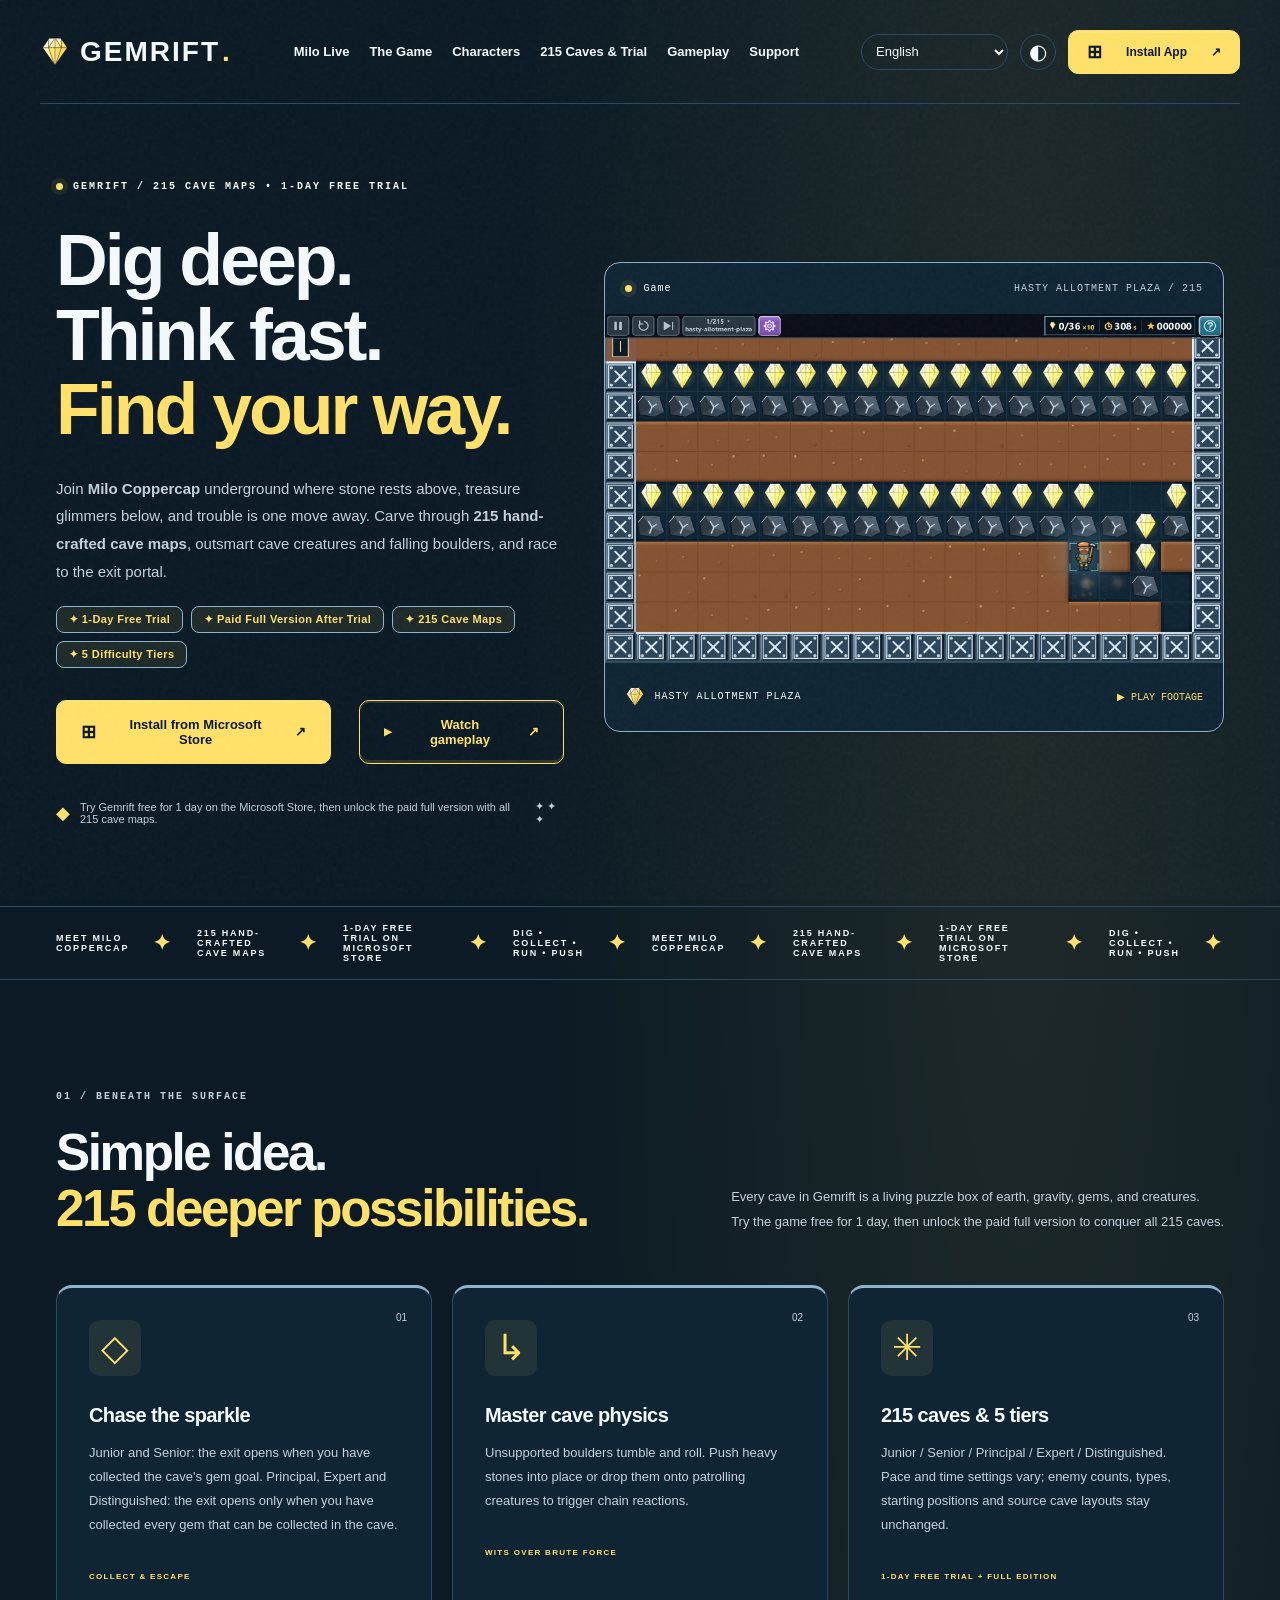
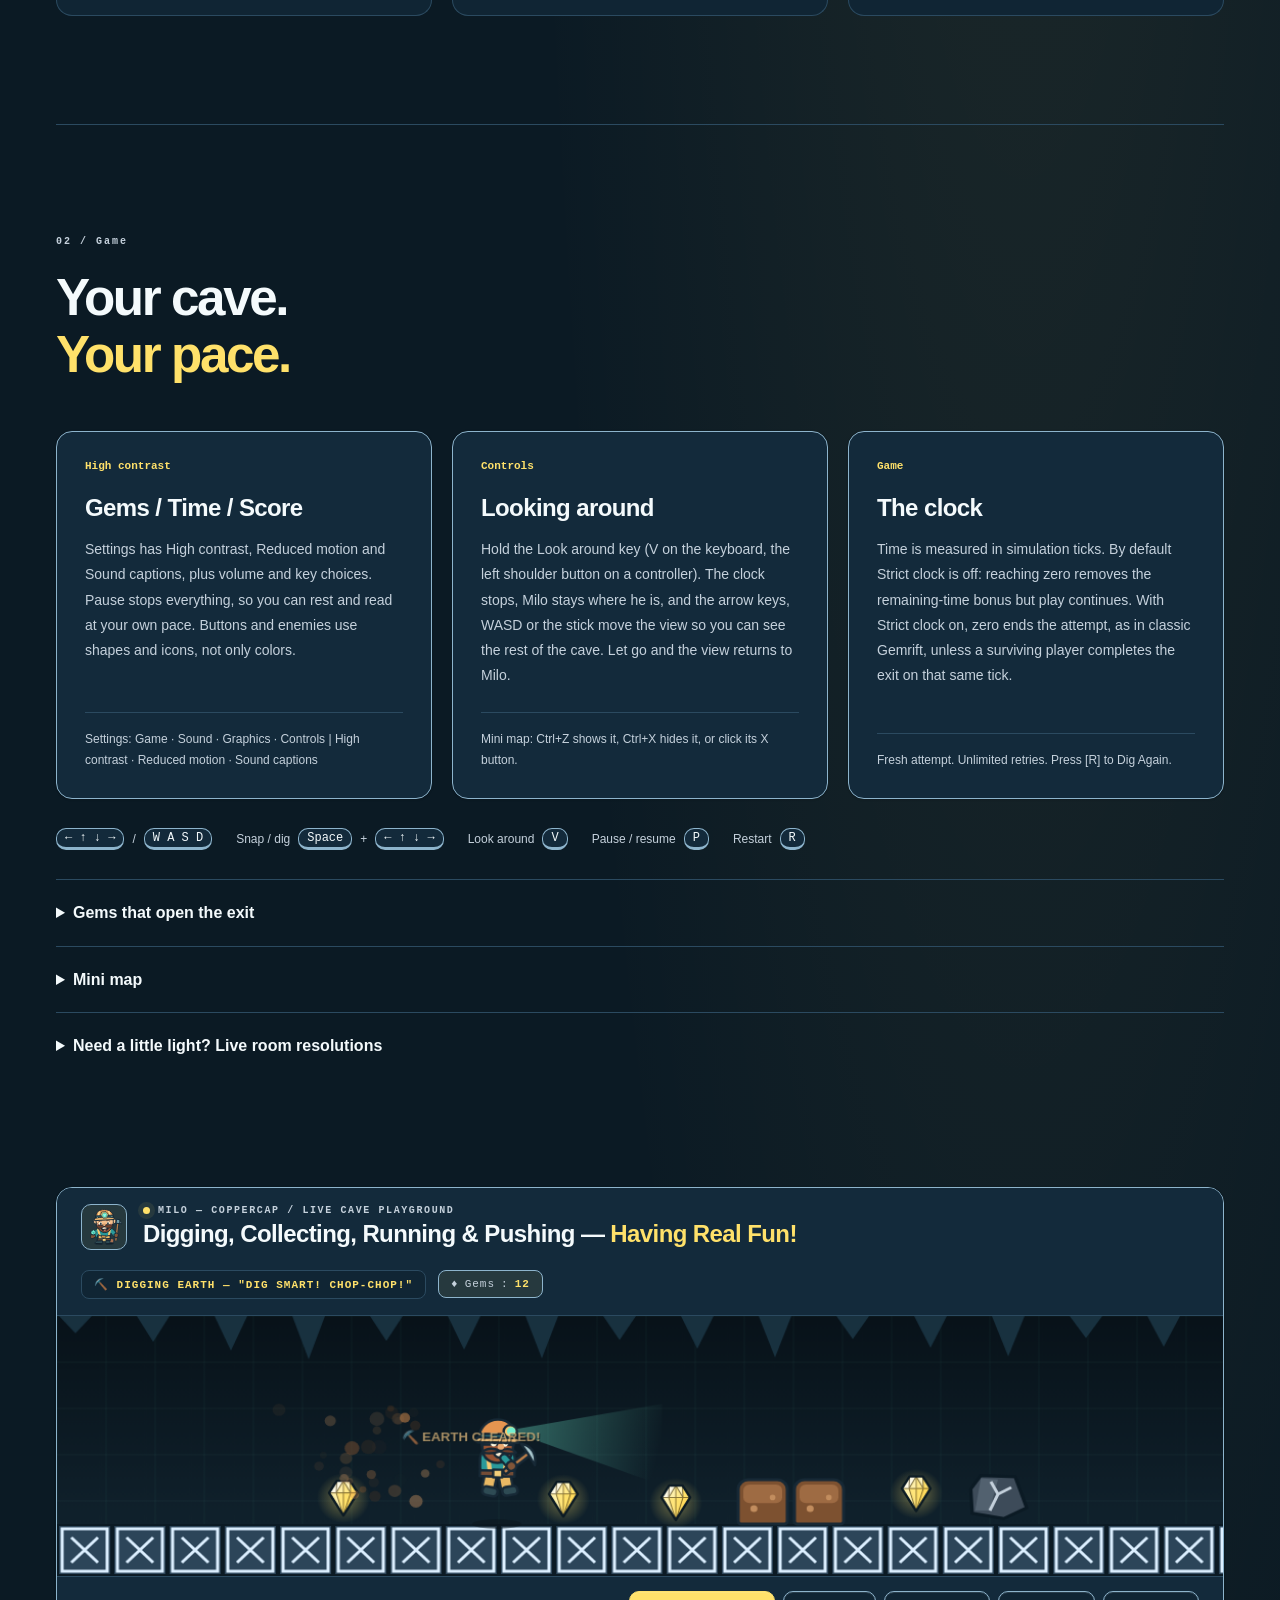
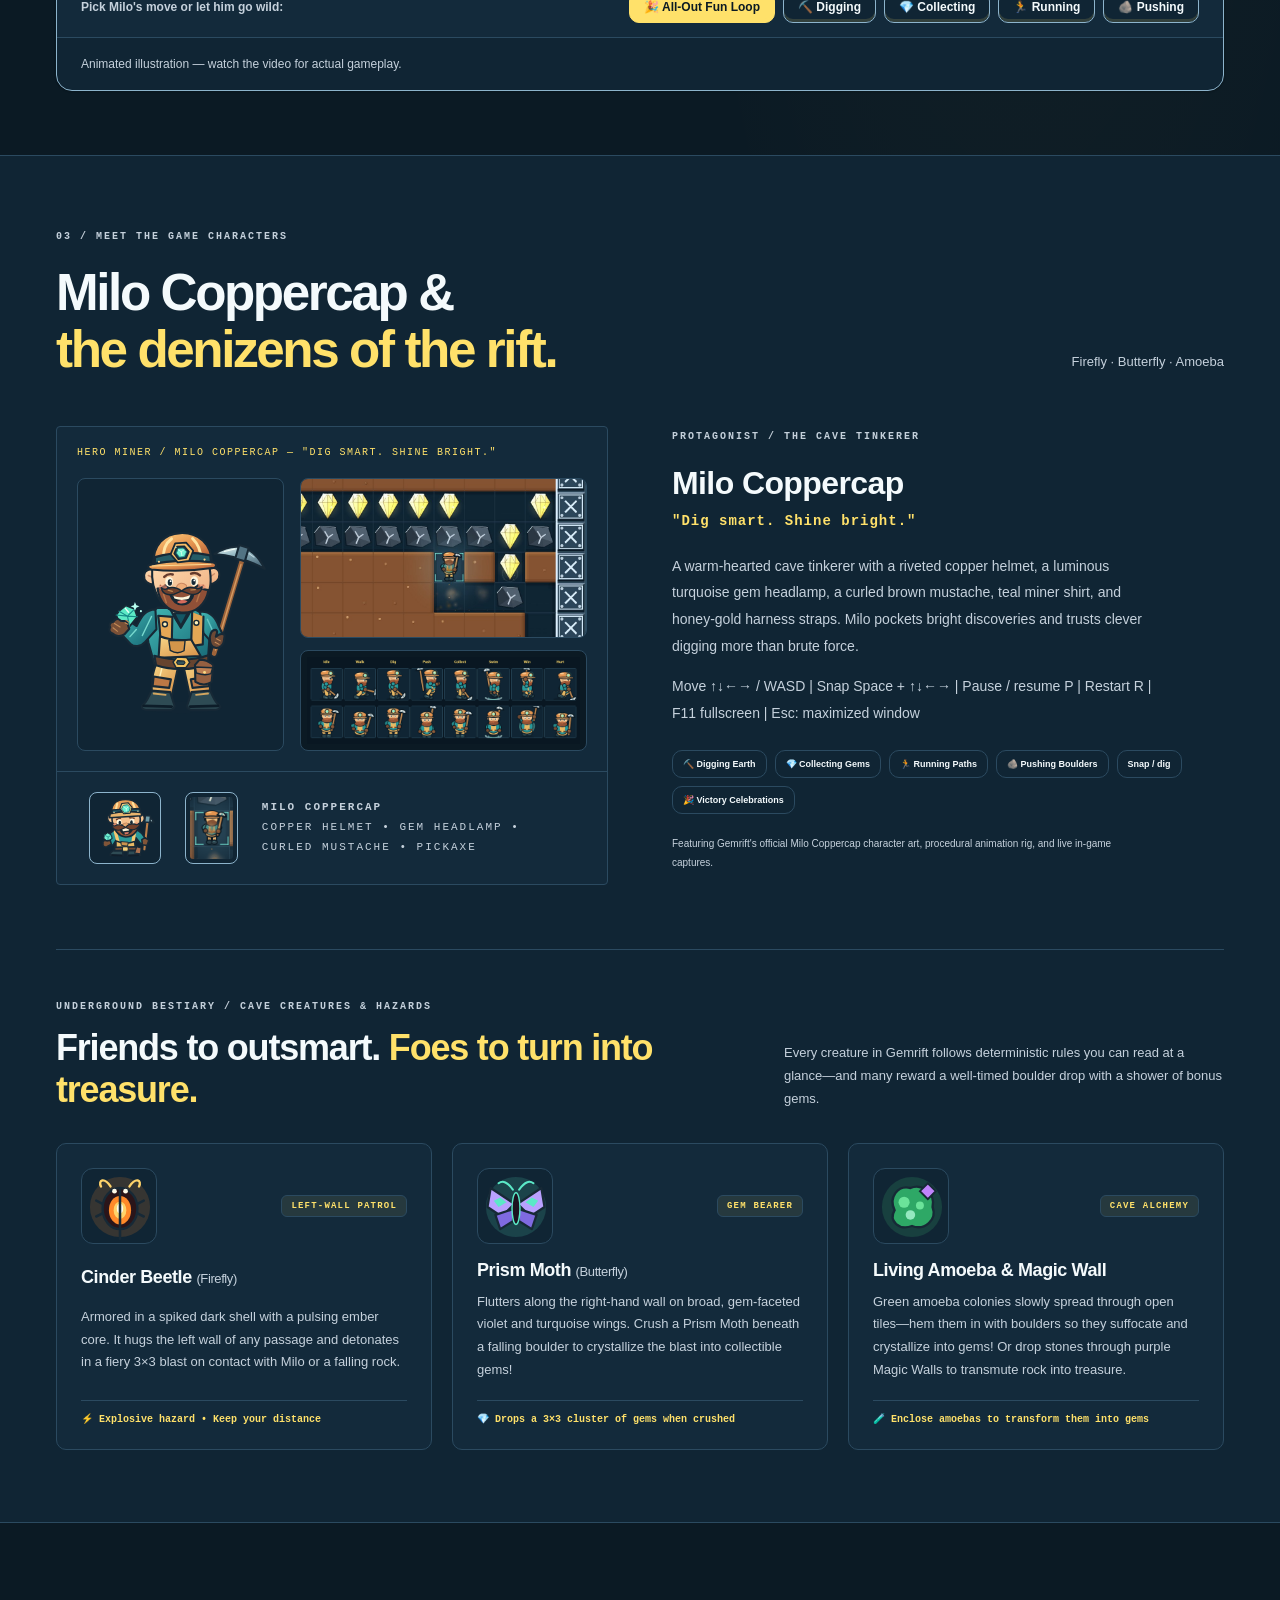
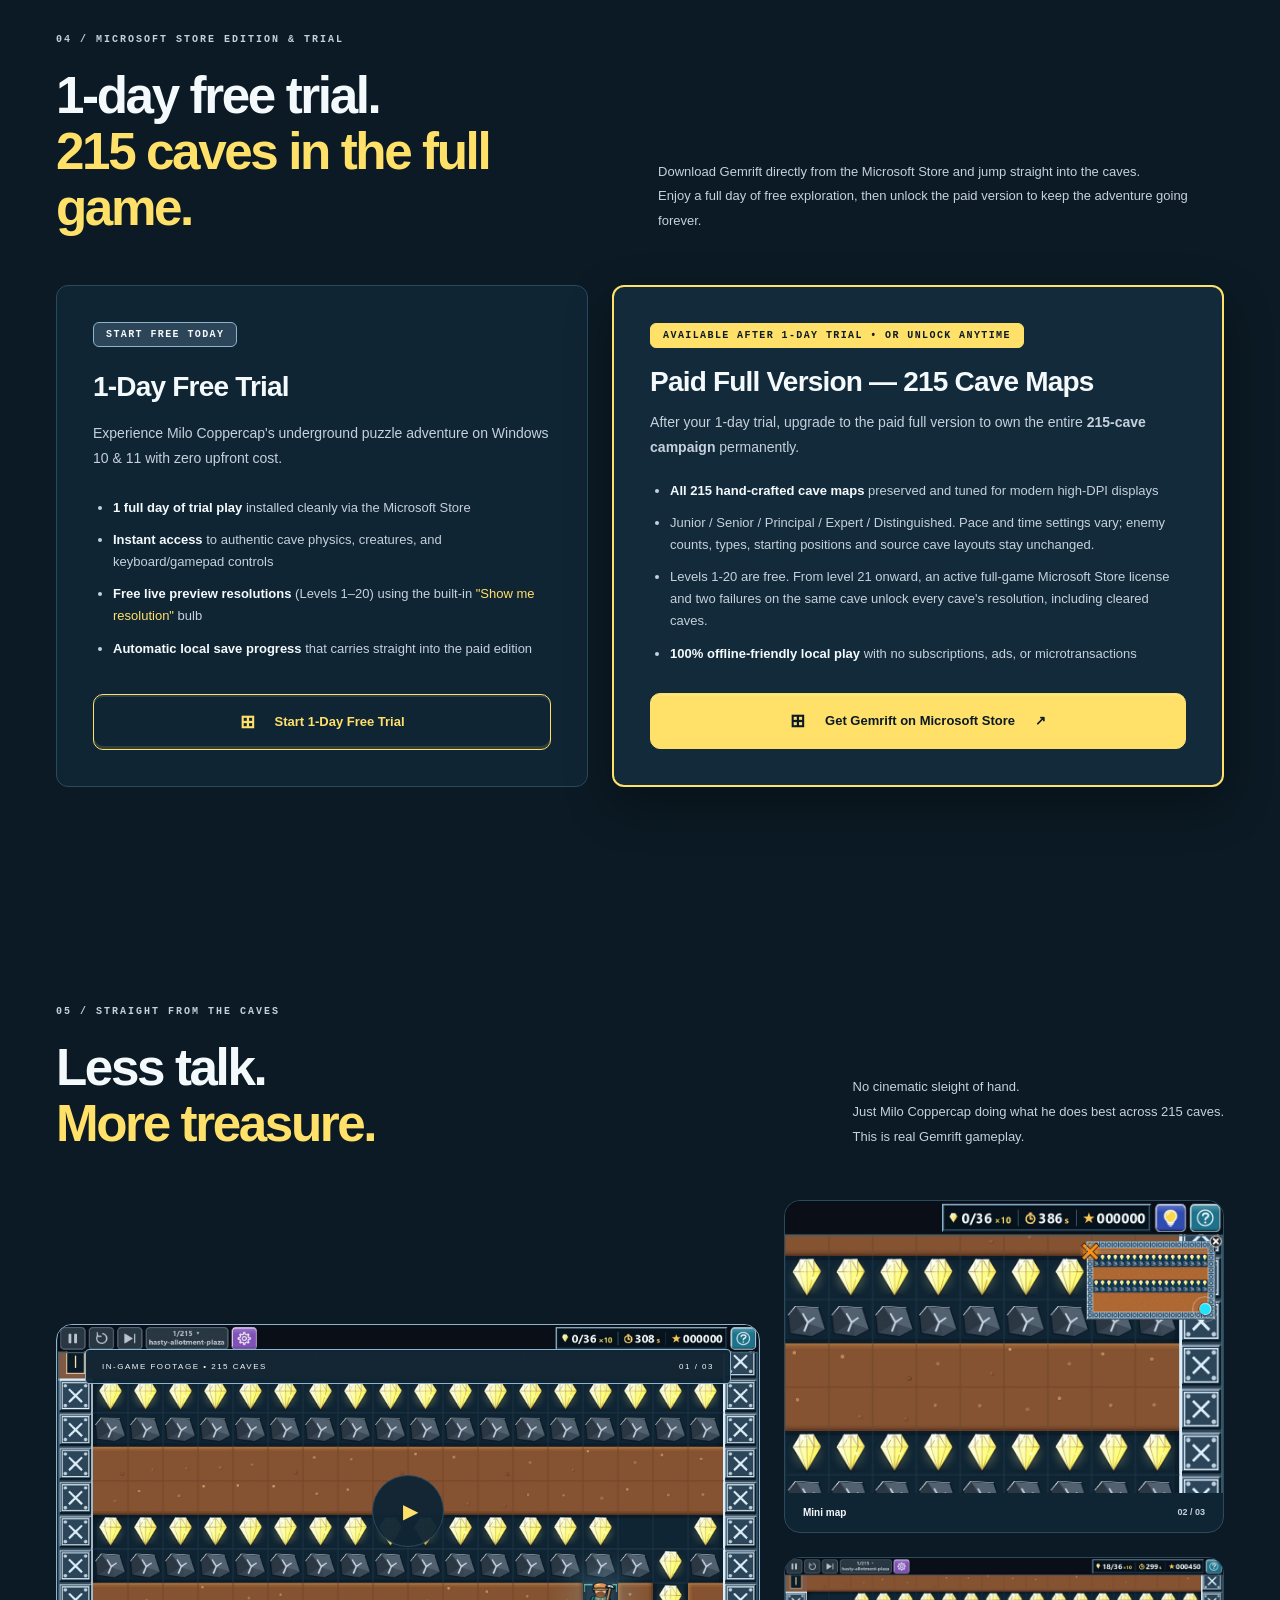
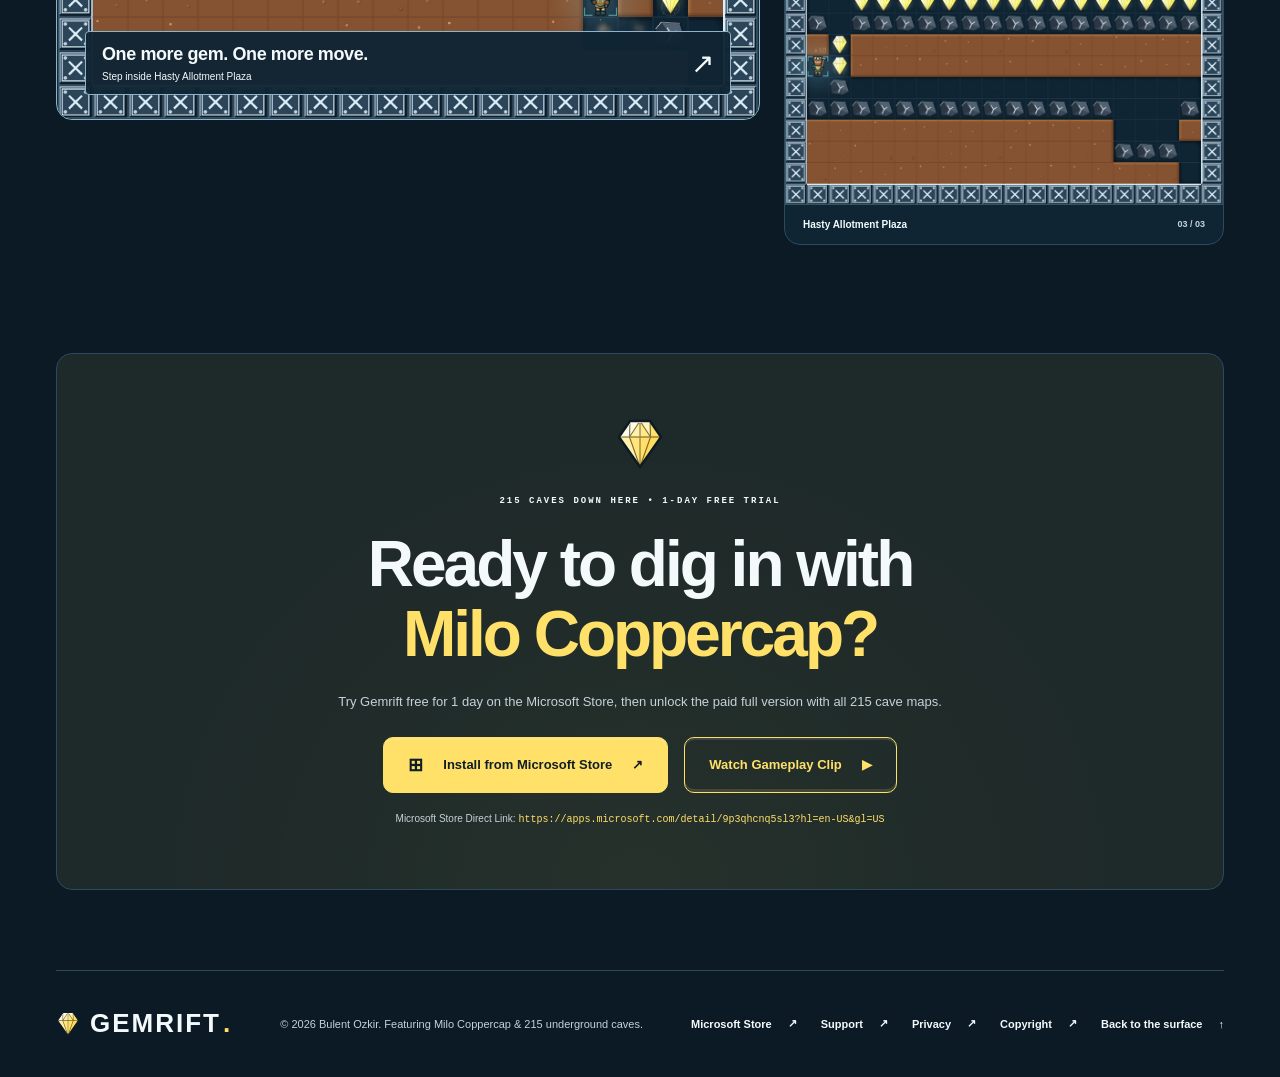
<file: index.html>
<!DOCTYPE html>
<html lang="en">
<head>
  <meta charset="UTF-8">
  <meta name="viewport" content="width=device-width, initial-scale=1">
  <meta name="robots" content="index, follow, max-image-preview:large, max-snippet:-1, max-video-preview:-1">
  <meta name="author" content="Bulent Ozkir">
  <meta name="application-name" content="Gemrift">
  <meta data-i18n-attr="content:k001" name="description" content="Meet Gemrift: join Milo Coppercap across 215 underground cave maps. Dig, collect gems, run, and push boulders! Try free for 1 day on the Microsoft Store.">
  <meta name="theme-color" content="#0b1a24">
  <link rel="canonical" href="https://bulentozkir.github.io/gemrift-site/">
  <link rel="alternate" hreflang="x-default" href="https://bulentozkir.github.io/gemrift-site/">
  <link rel="alternate" hreflang="en" href="https://bulentozkir.github.io/gemrift-site/">
  <link rel="alternate" hreflang="tr" href="https://bulentozkir.github.io/gemrift-site/?lang=tr">
  <link rel="alternate" hreflang="de" href="https://bulentozkir.github.io/gemrift-site/?lang=de">
  <link rel="alternate" hreflang="fr" href="https://bulentozkir.github.io/gemrift-site/?lang=fr">
  <link rel="alternate" hreflang="es" href="https://bulentozkir.github.io/gemrift-site/?lang=es">
  <link rel="alternate" hreflang="it" href="https://bulentozkir.github.io/gemrift-site/?lang=it">
  <link rel="alternate" hreflang="pt" href="https://bulentozkir.github.io/gemrift-site/?lang=pt">
  <link rel="alternate" hreflang="pt-BR" href="https://bulentozkir.github.io/gemrift-site/?lang=pt-BR">
  <link rel="alternate" hreflang="nl" href="https://bulentozkir.github.io/gemrift-site/?lang=nl">
  <link rel="alternate" hreflang="sv" href="https://bulentozkir.github.io/gemrift-site/?lang=sv">
  <link rel="alternate" hreflang="da" href="https://bulentozkir.github.io/gemrift-site/?lang=da">
  <link rel="alternate" hreflang="nb" href="https://bulentozkir.github.io/gemrift-site/?lang=nb">
  <link rel="alternate" hreflang="fi" href="https://bulentozkir.github.io/gemrift-site/?lang=fi">
  <link rel="alternate" hreflang="pl" href="https://bulentozkir.github.io/gemrift-site/?lang=pl">
  <link rel="alternate" hreflang="cs" href="https://bulentozkir.github.io/gemrift-site/?lang=cs">
  <link rel="alternate" hreflang="sk" href="https://bulentozkir.github.io/gemrift-site/?lang=sk">
  <link rel="alternate" hreflang="hu" href="https://bulentozkir.github.io/gemrift-site/?lang=hu">
  <link rel="alternate" hreflang="ro" href="https://bulentozkir.github.io/gemrift-site/?lang=ro">
  <link rel="alternate" hreflang="el" href="https://bulentozkir.github.io/gemrift-site/?lang=el">
  <link rel="alternate" hreflang="ru" href="https://bulentozkir.github.io/gemrift-site/?lang=ru">
  <link rel="alternate" hreflang="uk" href="https://bulentozkir.github.io/gemrift-site/?lang=uk">
  <link rel="alternate" hreflang="bg" href="https://bulentozkir.github.io/gemrift-site/?lang=bg">
  <link rel="alternate" hreflang="ar" href="https://bulentozkir.github.io/gemrift-site/?lang=ar">
  <link rel="alternate" hreflang="he" href="https://bulentozkir.github.io/gemrift-site/?lang=he">
  <link rel="alternate" hreflang="fa" href="https://bulentozkir.github.io/gemrift-site/?lang=fa">
  <link rel="alternate" hreflang="hi" href="https://bulentozkir.github.io/gemrift-site/?lang=hi">
  <link rel="alternate" hreflang="bn" href="https://bulentozkir.github.io/gemrift-site/?lang=bn">
  <link rel="alternate" hreflang="zh-CN" href="https://bulentozkir.github.io/gemrift-site/?lang=zh-CN">
  <link rel="alternate" hreflang="ja" href="https://bulentozkir.github.io/gemrift-site/?lang=ja">
  <link rel="alternate" hreflang="ko" href="https://bulentozkir.github.io/gemrift-site/?lang=ko">
  <meta data-i18n-attr="content:k002" property="og:title" content="Gemrift — Milo Coppercap &amp; 215 Cave Puzzle Maps">
  <meta data-i18n-attr="content:k003" property="og:description" content="Dig into a charming underground adventure with Milo Coppercap. 215 cave maps, 5 difficulty tiers, cave creatures, and a 1-day free trial on Microsoft Store.">
  <meta property="og:type" content="website">
  <meta property="og:site_name" content="Gemrift">
  <meta property="og:locale" content="en_US">
  <meta property="og:url" content="https://bulentozkir.github.io/gemrift-site/">
  <meta property="og:image" content="https://bulentozkir.github.io/gemrift-site/assets/gameplay-cavern.jpg">
  <meta property="og:image:secure_url" content="https://bulentozkir.github.io/gemrift-site/assets/gameplay-cavern.jpg">
  <meta property="og:image:type" content="image/jpeg">
  <meta property="og:image:width" content="1920">
  <meta property="og:image:height" content="1080">
  <meta data-i18n-attr="content:k010" property="og:image:alt" content="Gemrift — Hasty Allotment Plaza; Gems / Time / Score">
  <meta property="og:video" content="https://bulentozkir.github.io/gemrift-site/assets/gemrift-gameplay.mp4">
  <meta property="og:video:type" content="video/mp4">
  <meta property="og:video:width" content="1920">
  <meta property="og:video:height" content="1080">
  <meta name="twitter:card" content="summary_large_image">
  <meta data-i18n-attr="content:k002" name="twitter:title" content="Gemrift — Milo Coppercap &amp; 215 Cave Puzzle Maps">
  <meta data-i18n-attr="content:k003" name="twitter:description" content="Dig into a charming underground adventure with Milo Coppercap. 215 cave maps, 5 difficulty tiers, cave creatures, and a 1-day free trial on Microsoft Store.">
  <meta name="twitter:image" content="https://bulentozkir.github.io/gemrift-site/assets/gameplay-cavern.jpg">
  <meta data-i18n-attr="content:k010" name="twitter:image:alt" content="Gemrift — Hasty Allotment Plaza; Gems / Time / Score">
  <title data-i18n="k023">Gemrift — Milo Coppercap &amp; 215 Underground Cave Maps</title>
  <script type="application/ld+json">
    {
      "@context": "https://schema.org",
      "@graph": [
        {
          "@type": "Person",
          "@id": "https://bulentozkir.github.io/gemrift-site/#author",
          "name": "Bulent Ozkir"
        },
        {
          "@type": "WebSite",
          "@id": "https://bulentozkir.github.io/gemrift-site/#website",
          "name": "Gemrift",
          "url": "https://bulentozkir.github.io/gemrift-site/",
          "publisher": { "@id": "https://bulentozkir.github.io/gemrift-site/#author" },
          "inLanguage": ["en", "tr", "de", "fr", "es", "it", "pt", "pt-BR", "nl", "sv", "da", "nb", "fi", "pl", "cs", "sk", "hu", "ro", "el", "ru", "uk", "bg", "ar", "he", "fa", "hi", "bn", "zh-CN", "ja", "ko"]
        },
        {
          "@type": ["VideoGame", "SoftwareApplication"],
          "@id": "https://bulentozkir.github.io/gemrift-site/#game",
          "name": "Gemrift",
          "alternateName": "Gemrift - Cave Puzzle Adventure",
          "url": "https://bulentozkir.github.io/gemrift-site/",
          "mainEntityOfPage": "https://bulentozkir.github.io/gemrift-site/",
          "description": "A Windows cave puzzle adventure starring Milo Coppercap, with 215 underground cave maps, 5 difficulty levels, built-in live room resolutions, gems to collect, boulders to push, and creatures to outsmart.",
          "applicationCategory": "GameApplication",
          "applicationSubCategory": "Puzzle",
          "operatingSystem": "Windows 10, Windows 11",
          "processorRequirements": "x64 or ARM64",
          "gamePlatform": ["Windows 10", "Windows 11", "PC"],
          "playMode": "SinglePlayer",
          "numberOfPlayers": {
            "@type": "QuantitativeValue",
            "value": 1
          },
          "genre": ["Puzzle", "Action", "Adventure"],
          "character": {
            "@type": "Person",
            "name": "Milo Coppercap",
            "description": "Cave explorer with a riveted copper helmet, turquoise gem headlamp, and steel pickaxe."
          },
          "inLanguage": ["en", "tr", "de", "fr", "es", "it", "pt", "pt-BR", "nl", "sv", "da", "nb", "fi", "pl", "cs", "sk", "hu", "ro", "el", "ru", "uk", "bg", "ar", "he", "fa", "hi", "bn", "zh-CN", "ja", "ko"],
          "image": "https://bulentozkir.github.io/gemrift-site/assets/gameplay-cavern.jpg",
          "screenshot": [
            {
              "@type": "ImageObject",
              "url": "https://bulentozkir.github.io/gemrift-site/assets/gameplay-cavern.jpg",
              "width": 1920,
              "height": 1080,
              "caption": "Gemrift gameplay in Hasty Allotment Plaza"
            },
            {
              "@type": "ImageObject",
              "url": "https://bulentozkir.github.io/gemrift-site/assets/gameplay-roost.jpg",
              "width": 960,
              "height": 640,
              "caption": "Gemrift unified embossed HUD box, live resolution bulb, and aerial mini map"
            },
            {
              "@type": "ImageObject",
              "url": "https://bulentozkir.github.io/gemrift-site/assets/gameplay-allotment.jpg",
              "width": 1920,
              "height": 1080,
              "caption": "Collecting brilliant-cut gold gems in Hasty Allotment Plaza"
            }
          ],
          "trailer": { "@id": "https://bulentozkir.github.io/gemrift-site/#trailer" },
          "featureList": [
            "215 hand-crafted underground cave puzzle maps",
            "5 difficulty tiers (Junior, Senior, Principal, Expert, Distinguished)",
            "Built-in offline step-by-step live room resolutions (free for Levels 1-20)",
            "Full accessibility support: High contrast, Reduced motion, Sound captions, Mini map, and remappable keyboard/controller bindings",
            "Localized in 30 languages"
          ],
          "author": { "@id": "https://bulentozkir.github.io/gemrift-site/#author" },
          "publisher": { "@id": "https://bulentozkir.github.io/gemrift-site/#author" },
          "installUrl": "https://apps.microsoft.com/detail/9p3qhcnq5sl3",
          "sameAs": "https://apps.microsoft.com/detail/9p3qhcnq5sl3"
        },
        {
          "@type": "VideoObject",
          "@id": "https://bulentozkir.github.io/gemrift-site/#trailer",
          "name": "Gemrift Gameplay Trailer — Hasty Allotment Plaza",
          "description": "An 18-second peek at Gemrift showing actual in-game footage from the 215-cave Windows puzzle adventure.",
          "thumbnailUrl": "https://bulentozkir.github.io/gemrift-site/assets/gameplay-cavern.jpg",
          "contentUrl": "https://bulentozkir.github.io/gemrift-site/assets/gemrift-gameplay.mp4",
          "uploadDate": "2026-10-26T00:00:00Z",
          "duration": "PT18S",
          "isFamilyFriendly": true
        },
        {
          "@type": "FAQPage",
          "@id": "https://bulentozkir.github.io/gemrift-site/#faq",
          "mainEntity": [
            {
              "@type": "Question",
              "name": "Gems that open the exit",
              "acceptedAnswer": {
                "@type": "Answer",
                "text": "Junior and Senior: the exit opens when you have collected the cave's gem goal. Principal, Expert and Distinguished: the exit opens only when you have collected every gem that can be collected in the cave. Gems that can never be reached do not count. No level adds, removes or moves gems. The Gems counter shows how many you have collected and how many you need."
              }
            },
            {
              "@type": "Question",
              "name": "Mini map",
              "acceptedAnswer": {
                "@type": "Answer",
                "text": "A small aerial photo of the whole cave sits in the top-right corner of the cave view. The mini map shows the real cave as seen from above, with its dirt, rocks, gems, creatures and water, and it changes as the cave does. Press Ctrl+X or click its X button to hide it, and press Ctrl+Z to show it again."
              }
            },
            {
              "@type": "Question",
              "name": "Need a little light? Live room resolutions",
              "acceptedAnswer": {
                "@type": "Answer",
                "text": "Levels 1-20 resolutions are free for everyone. From level 21 onward, an active full-game Microsoft Store license and two failed attempts on the same cave unlock resolutions for every cave, including ones already cleared. After 19 failed attempts on one cave, that cave's resolution also unlocks for everyone on every system. Click the bulb to watch Milo play that cave's verified step-by-step resolution live in the room completely offline."
              }
            }
          ]
        }
      ]
    }
  </script>
  <link rel="icon" href="assets/favicon-48.png" sizes="48x48" type="image/png">
  <link rel="icon" href="assets/gem.svg" sizes="any" type="image/svg+xml">
  <link rel="apple-touch-icon" href="assets/apple-touch-icon.png" sizes="180x180">
  <link rel="manifest" href="site.webmanifest">
  <link rel="preload" href="assets/gameplay-cavern.jpg" as="image" fetchpriority="high">
  <script>
    (() => {
      const param = new URLSearchParams(window.location.search).get("scoutTheme");
      const theme = param === "light" ? "light" : "dark";
      document.documentElement.setAttribute("data-theme", theme);
    })();
  </script>
  <link rel="stylesheet" href="styles.css">
  <script src="i18n.js" defer></script>
  <script src="script.js" defer></script>
</head>
<body>
  <a data-i18n="k024" class="skip-link" href="#main">Skip to content</a>
  <header class="site-header">
    <a data-i18n-attr="aria-label:k004" class="wordmark" href="./" aria-label="Gemrift home"><img src="assets/gem.svg" width="30" height="32" alt="">gemrift<span class="wordmark-dot">.</span></a>
    <nav data-i18n-attr="aria-label:k005" aria-label="Main navigation">
      <a data-i18n="k025" href="#milo-stage">Milo Live</a>
      <a data-i18n="k026" href="#discover">The Game</a>
      <a data-i18n="k027" href="#characters">Characters</a>
      <a data-i18n="k028" href="#edition">215 Caves &amp; Trial</a>
      <a data-i18n="k029" href="#gameplay">Gameplay</a>
      <a data-i18n="k030" href="support.html">Support</a>
    </nav>
    <div class="header-actions">
      <select class="lang-select" id="lang-select" aria-label="Language"></select>
      <button data-i18n-attr="aria-label:k006,title:k006" class="theme-toggle" type="button" aria-label="Switch color theme" title="Switch color theme"><span aria-hidden="true">◐</span></button>
      <a data-i18n="k031" class="button button-small" href="https://apps.microsoft.com/detail/9p3qhcnq5sl3?hl=en-US&amp;gl=US"><span class="ms-icon" aria-hidden="true">⊞</span> Install App <span aria-hidden="true">↗</span></a>
    </div>
  </header>

  <main id="main">
    <section class="hero section-width" aria-labelledby="hero-title">
      <div class="hero-copy">
        <p data-i18n="k040" class="eyebrow"><span class="status-dot"></span> GEMRIFT / 215 CAVE MAPS &bull; 1-DAY FREE TRIAL</p>
        <h1 data-i18n="k041" id="hero-title">Dig deep.<br>Think fast.<br><em>Find your way.</em></h1>
        <p data-i18n="k042" class="hero-description">Join <strong>Milo Coppercap</strong> underground where stone rests above, treasure glimmers below, and trouble is one move away. Carve through <strong>215 hand-crafted cave maps</strong>, outsmart cave creatures and falling boulders, and race to the exit portal.</p>
        <div data-i18n="k043" class="hero-pills">
          <span class="hero-pill">✦ 1-Day Free Trial</span>
          <span class="hero-pill">✦ Paid Full Version After Trial</span>
          <span class="hero-pill">✦ 215 Cave Maps</span>
          <span class="hero-pill">✦ 5 Difficulty Tiers</span>
        </div>
        <div class="hero-actions">
          <a data-i18n="k044" class="button" href="https://apps.microsoft.com/detail/9p3qhcnq5sl3?hl=en-US&amp;gl=US"><span class="ms-icon" aria-hidden="true">⊞</span> Install from Microsoft Store <span aria-hidden="true">↗</span></a>
          <button data-i18n="k045" class="button button-outline" type="button" data-watch><span class="play-icon" aria-hidden="true">▶</span> Watch gameplay <span aria-hidden="true">↗</span></button>
        </div>
        <div data-i18n="k046" class="hero-footnote"><span class="tiny-gem" aria-hidden="true">◆</span> Try Gemrift free for 1 day on the Microsoft Store, then unlock the paid full version with all 215 cave maps. <span class="hero-gems" aria-hidden="true">✦ ✦ ✦</span></div>
      </div>
      <div class="hero-art">
        <div data-i18n="k047" class="cave-frame-heading"><span class="status-dot"></span><span>Game</span><span>HASTY ALLOTMENT PLAZA / 215</span></div>
        <img data-i18n-attr="alt:k010" class="cave-hero" src="assets/gameplay-cavern.jpg" alt="Gemrift — Hasty Allotment Plaza; Gems / Time / Score" width="1920" height="1080" fetchpriority="high" decoding="async">
        <div class="cave-frame-footer"><span><img src="assets/gem.svg" width="20" height="22" alt=""> HASTY ALLOTMENT PLAZA</span><button data-i18n="k048" data-i18n-attr="aria-label:k011" type="button" data-watch aria-label="Play cave gameplay">▶ PLAY FOOTAGE</button></div>
      </div>
    </section>

    <div data-i18n-attr="aria-label:k012" class="ticker" aria-label="Milo Coppercap. 215 Cave Maps. 1-Day Free Trial on Microsoft Store.">
      <div data-i18n="k049" class="section-width ticker-inner"><span>MEET MILO COPPERCAP</span><b aria-hidden="true">✦</b><span>215 HAND-CRAFTED CAVE MAPS</span><b aria-hidden="true">✦</b><span>1-DAY FREE TRIAL ON MICROSOFT STORE</span><b aria-hidden="true">✦</b><span>DIG &bull; COLLECT &bull; RUN &bull; PUSH</span><b aria-hidden="true">✦</b><span>MEET MILO COPPERCAP</span><b aria-hidden="true">✦</b><span>215 HAND-CRAFTED CAVE MAPS</span><b aria-hidden="true">✦</b><span>1-DAY FREE TRIAL ON MICROSOFT STORE</span><b aria-hidden="true">✦</b><span>DIG &bull; COLLECT &bull; RUN &bull; PUSH</span><b aria-hidden="true">✦</b></div>
    </div>

    <section class="section-width discover section-padding fade-section" id="discover" aria-labelledby="discover-title">
      <div class="section-heading">
        <div><p data-i18n="k050" class="eyebrow">01 / BENEATH THE SURFACE</p><h2 data-i18n="k051" id="discover-title">Simple idea.<br><em>215 deeper possibilities.</em></h2></div>
        <p data-i18n="k052">Every cave in Gemrift is a living puzzle box of earth, gravity, gems, and creatures.<br>Try the game free for 1 day, then unlock the paid full version to conquer all 215 caves.</p>
      </div>
      <div class="feature-grid">
        <article class="feature-card"><span class="feature-number">01</span><div class="feature-icon" aria-hidden="true">◇</div><h3 data-i18n="k053">Chase the sparkle</h3><p data-i18n="k054">Junior and Senior: the exit opens when you have collected the cave&#x27;s gem goal. Principal, Expert and Distinguished: the exit opens only when you have collected every gem that can be collected in the cave.</p><span data-i18n="k055" class="feature-tag">COLLECT &amp; ESCAPE</span></article>
        <article class="feature-card"><span class="feature-number">02</span><div class="feature-icon" aria-hidden="true">↳</div><h3 data-i18n="k056">Master cave physics</h3><p data-i18n="k057">Unsupported boulders tumble and roll. Push heavy stones into place or drop them onto patrolling creatures to trigger chain reactions.</p><span data-i18n="k058" class="feature-tag">WITS OVER BRUTE FORCE</span></article>
        <article class="feature-card"><span class="feature-number">03</span><div class="feature-icon" aria-hidden="true">✳</div><h3 data-i18n="k059">215 caves &amp; 5 tiers</h3><p data-i18n="k060">Junior / Senior / Principal / Expert / Distinguished. Pace and time settings vary; enemy counts, types, starting positions and source cave layouts stay unchanged.</p><span data-i18n="k061" class="feature-tag">1-DAY FREE TRIAL + FULL EDITION</span></article>
      </div>
    </section>

    <section class="section-width section-padding experience-section fade-section" id="experience" aria-labelledby="experience-title">
      <div class="section-heading">
        <div>
          <p data-i18n="ux.eyebrow" class="eyebrow">02 / Game</p>
          <h2 data-i18n="ux.title" id="experience-title">Your cave.<br><em>Your pace.</em></h2>
        </div>
      </div>
      <div class="experience-grid">
        <article class="experience-card">
          <span data-i18n="k089" class="experience-label">High contrast</span>
          <h3 data-i18n="k090">Gems / Time / Score</h3>
          <p data-i18n="k091">Settings has High contrast, Reduced motion and Sound captions, plus volume and key choices. Pause stops everything, so you can rest and read at your own pace. Buttons and enemies use shapes and icons, not only colors.</p>
          <span data-i18n="k092" class="experience-footnote">Settings: Game · Sound · Graphics · Controls | High contrast · Reduced motion · Sound captions</span>
        </article>
        <article class="experience-card">
          <span data-i18n="k093" class="experience-label">Controls</span>
          <h3 data-i18n="k094">Looking around</h3>
          <p data-i18n="k095">Hold the Look around key (V on the keyboard, the left shoulder button on a controller). The clock stops, Milo stays where he is, and the arrow keys, WASD or the stick move the view so you can see the rest of the cave. Let go and the view returns to Milo.</p>
          <span data-i18n="k096" class="experience-footnote">Mini map: Ctrl+Z shows it, Ctrl+X hides it, or click its X button.</span>
        </article>
        <article class="experience-card">
          <span data-i18n="k097" class="experience-label">Game</span>
          <h3 data-i18n="k098">The clock</h3>
          <p data-i18n="k099">Time is measured in simulation ticks. By default Strict clock is off: reaching zero removes the remaining-time bonus but play continues. With Strict clock on, zero ends the attempt, as in classic Gemrift, unless a surviving player completes the exit on that same tick.</p>
          <span data-i18n="k100" class="experience-footnote">Fresh attempt. Unlimited retries. Press [R] to Dig Again.</span>
        </article>
      </div>
      <div data-i18n="ux.controls" data-i18n-attr="aria-label:ux.controlsLabel" class="controls-reference" role="group" aria-label="Controls"><span><kbd>← ↑ ↓ →</kbd> / <kbd>W A S D</kbd></span><span>Snap / dig <kbd>Space</kbd> + <kbd>← ↑ ↓ →</kbd></span><span>Look around <kbd>V</kbd></span><span>Pause / resume <kbd>P</kbd></span><span>Restart <kbd>R</kbd></span></div>
      <details class="experience-guide">
        <summary data-i18n="ux.difficultyTitle">Gems that open the exit</summary>
        <p data-i18n="ux.difficultyBody">Junior and Senior: the exit opens when you have collected the cave&#x27;s gem goal. Principal, Expert and Distinguished: the exit opens only when you have collected every gem that can be collected in the cave. Gems that can never be reached do not count. No level adds, removes or moves gems. The Gems counter shows how many you have collected and how many you need.</p>
      </details>
      <details class="experience-guide">
        <summary data-i18n="ux.miniMapTitle">Mini map</summary>
        <p data-i18n="ux.miniMapBody">A small aerial photo of the whole cave sits in the top-right corner of the cave view. The mini map shows the real cave as seen from above, with its dirt, rocks, gems, creatures and water, and it changes as the cave does. The white box marks the part of the cave you can see, and the bright dot with a ring is Milo. When Milo walks behind the map, it turns see-through. It is shown in every cave until you close it: press Ctrl+X, or click the X button on its corner. Press Ctrl+Z to show it again. It stays shown or hidden the way you left it, in the next caves too.</p>
      </details>
      <details class="experience-guide">
        <summary data-i18n="ux.solutionsTitle">Need a little light? Live room resolutions</summary>
        <p data-i18n="ux.solutionsBody">Levels 1-20 resolutions are free for everyone. From level 21 onward, the bulb stays visible; an active full-game Microsoft Store license and two failed attempts on the same cave unlock resolutions for every cave, including ones already cleared. After 19 failed attempts on one cave, that cave&#x27;s resolution also unlocks for everyone, on every system, with or without the full game. Failures are saved per cave across sessions and difficulties; manual restarts and quitting do not count, though a gate retry counts as another failed attempt. Click the bulb to watch Milo play that cave&#x27;s verified step-by-step resolution live in the room. Replay starts it again, and Close or Esc returns to your game.</p>
      </details>
    </section>

    <section class="milo-playground section-width" id="milo-stage" aria-labelledby="milo-stage-title">
      <div class="milo-stage-shell">
        <div class="milo-stage-topbar">
          <div class="milo-stage-identity">
            <img data-i18n-attr="alt:k007" class="milo-mini-avatar" src="assets/milo-coppercap-sprite.svg" width="38" height="38" alt="Milo Coppercap sprite">
            <div>
              <span data-i18n="k032" class="milo-badge-label"><span class="status-dot"></span> MILO — COPPERCAP / LIVE CAVE PLAYGROUND</span>
              <h2 data-i18n="k033" id="milo-stage-title" class="milo-stage-heading">Digging, Collecting, Running &amp; Pushing — <em>Having Real Fun!</em></h2>
            </div>
          </div>
          <div class="milo-live-telemetry" aria-live="polite">
            <span class="telemetry-pill"><strong id="milo-action-readout">PARTY IN THE CAVE!</strong></span>
            <span class="telemetry-pill telemetry-gems">♦ <span data-i18n="ux.gems">Gems</span>: <strong id="milo-gem-counter">0</strong></span>
          </div>
        </div>
        <div class="milo-canvas-wrap">
          <canvas data-i18n-attr="aria-label:k008" id="milo-canvas" width="1140" height="270" aria-label="Animated Milo Coppercap happily digging earth, collecting sparkling gems, running across the cavern, and pushing heavy boulders"></canvas>
        </div>
        <div data-i18n-attr="aria-label:k009" class="milo-stage-controls" role="toolbar" aria-label="Choose Milo Coppercap's cave action">
          <span data-i18n="k034" class="controls-prompt">Pick Milo's move or let him go wild:</span>
          <div class="milo-btn-group">
            <button data-i18n="k035" type="button" class="milo-action-btn active" data-milo-mode="auto" aria-pressed="true">🎉 All-Out Fun Loop</button>
            <button data-i18n="k036" type="button" class="milo-action-btn" data-milo-mode="dig" aria-pressed="false">⛏️ Digging</button>
            <button data-i18n="k037" type="button" class="milo-action-btn" data-milo-mode="collect" aria-pressed="false">💎 Collecting</button>
            <button data-i18n="k038" type="button" class="milo-action-btn" data-milo-mode="run" aria-pressed="false">🏃 Running</button>
            <button data-i18n="k039" type="button" class="milo-action-btn" data-milo-mode="push" aria-pressed="false">🪨 Pushing</button>
          </div>
        </div>
        <p data-i18n="ux.animationNote" class="animation-note">Animated illustration — watch the video for actual gameplay.</p>
      </div>
    </section>

    <section class="character-section fade-section" id="characters" aria-labelledby="character-title">
      <div class="section-width">
        <div class="section-heading">
          <div>
            <p data-i18n="k062" class="eyebrow">03 / MEET THE GAME CHARACTERS</p>
            <h2 data-i18n="k063" id="character-title">Milo Coppercap &amp;<br><em>the denizens of the rift.</em></h2>
          </div>
          <p data-i18n="k064">Firefly · Butterfly · Amoeba</p>
        </div>

        <!-- HERO CHARACTER: MILO COPPERCAP -->
        <div class="character-layout">
          <div class="character-portrait">
            <span data-i18n="k065" class="portrait-index">HERO MINER / MILO COPPERCAP &mdash; "DIG SMART. SHINE BRIGHT."</span>
            <div class="milo-portrait-grid">
              <div class="milo-svg-showcase">
                <img data-i18n-attr="alt:k013" src="assets/milo-coppercap-portrait.svg" alt="Official vector portrait of Milo Coppercap wearing his copper helmet with a turquoise gem headlamp, bushy brown beard, teal tunic, and steel pickaxe" width="384" height="450" loading="lazy" decoding="async">
              </div>
              <div class="milo-ingame-showcase">
                <img data-i18n-attr="alt:k014" src="assets/explorer-scene.jpg" alt="Milo Coppercap — Hasty Allotment Plaza" width="900" height="500" loading="lazy" decoding="async">
                <img data-i18n-attr="alt:k015" class="milo-poses-strip" src="assets/milo-poses.png" alt="Milo Coppercap in-game animation states: Idle, Walk, Dig, Push, Collect, Swim, Win, and Hurt" width="760" height="240" loading="lazy" decoding="async">
              </div>
            </div>
            <div class="sprite-detail">
              <img data-i18n-attr="alt:k016" src="assets/milo-coppercap-sprite.svg" width="84" height="84" alt="Milo Coppercap compact game sprite" loading="lazy" decoding="async">
              <img data-i18n-attr="alt:k017" class="pixel-sprite" src="assets/explorer-ingame.png" width="58" height="84" alt="Close-up of the in-game explorer sprite" loading="lazy" decoding="async">
              <span data-i18n="k066"><strong>MILO COPPERCAP</strong><br>COPPER HELMET &bull; GEM HEADLAMP &bull; CURLED MUSTACHE &bull; PICKAXE</span>
            </div>
          </div>

          <div class="character-copy">
            <p data-i18n="k067" class="eyebrow">PROTAGONIST / THE CAVE TINKERER</p>
            <h3 data-i18n="k068">Milo Coppercap</h3>
            <p data-i18n="k069" class="character-tagline">"Dig smart. Shine bright."</p>
            <p data-i18n="k070">A warm-hearted cave tinkerer with a riveted copper helmet, a luminous turquoise gem headlamp, a curled brown mustache, teal miner shirt, and honey-gold harness straps. Milo pockets bright discoveries and trusts clever digging more than brute force.</p>
            <p data-i18n="k071">Move ↑↓←→ / WASD | Snap Space + ↑↓←→ | Pause / resume P | Restart R | F11 fullscreen | Esc: maximized window</p>
            <div data-i18n="k072" class="character-traits"><span>⛏️ Digging Earth</span>
              <span>💎 Collecting Gems</span>
              <span>🏃 Running Paths</span>
              <span>🪨 Pushing Boulders</span>
              <span>Snap / dig</span>
              <span>🎉 Victory Celebrations</span></div>
            <p data-i18n="k073" class="artwork-note">Featuring Gemrift's official Milo Coppercap character art, procedural animation rig, and live in-game captures.</p>
          </div>
        </div>

        <!-- CAVE CREATURES & BIOME DENIZENS -->
        <div class="creatures-header">
          <div>
            <p data-i18n="k074" class="eyebrow">UNDERGROUND BESTIARY / CAVE CREATURES &amp; HAZARDS</p>
            <h3 data-i18n="k075">Friends to outsmart. <em>Foes to turn into treasure.</em></h3>
          </div>
          <p data-i18n="k076">Every creature in Gemrift follows deterministic rules you can read at a glance—and many reward a well-timed boulder drop with a shower of bonus gems.</p>
        </div>

        <div class="creatures-grid">
          <!-- 1. Firefly / Cinder Beetle -->
          <article class="creature-card">
            <div class="creature-card-top">
              <div class="creature-art" aria-hidden="true">
                <svg viewBox="0 0 96 96" width="76" height="76">
                  <circle cx="48" cy="48" r="38" fill="#ff8a2a" opacity=".16"/>
                  <path d="M36 22 C28 10, 20 14, 24 22 M60 22 C68 10, 76 14, 72 22" fill="none" stroke="#ffd36a" stroke-width="3" stroke-linecap="round"/>
                  <ellipse cx="48" cy="50" rx="22" ry="26" fill="#2b1519" stroke="#172936" stroke-width="3"/>
                  <ellipse cx="48" cy="52" rx="14" ry="18" fill="#ff8a2a"/>
                  <ellipse cx="48" cy="52" rx="8" ry="11" fill="#ffd36a"/>
                  <ellipse cx="48" cy="50" rx="4" ry="6" fill="#fffbe8"/>
                  <path d="M48 26 L48 76 M26 44 L18 40 M26 56 L18 60 M70 44 L78 40 M70 56 L78 60 M48 76 L48 88" stroke="#172936" stroke-width="3.2" stroke-linecap="round"/>
                  <circle cx="41" cy="28" r="3" fill="#fffbe8"/>
                  <circle cx="55" cy="28" r="3" fill="#fffbe8"/>
                </svg>
              </div>
              <span data-i18n="k077" class="creature-badge">LEFT-WALL PATROL</span>
            </div>
            <h4 data-i18n="k078">Cinder Beetle <span>(Firefly)</span></h4>
            <p data-i18n="k079">Armored in a spiked dark shell with a pulsing ember core. It hugs the left wall of any passage and detonates in a fiery 3×3 blast on contact with Milo or a falling rock.</p>
            <span data-i18n="k080" class="creature-rule">⚡ Explosive hazard &bull; Keep your distance</span>
          </article>

          <!-- 2. Butterfly / Prism Moth -->
          <article class="creature-card">
            <div class="creature-card-top">
              <div class="creature-art" aria-hidden="true">
                <svg viewBox="0 0 96 96" width="76" height="76">
                  <circle cx="48" cy="48" r="38" fill="#5be9c7" opacity=".15"/>
                  <path d="M44 26 Q34 12 26 18 M52 26 Q62 12 70 18" fill="none" stroke="#5be9c7" stroke-width="2.6" stroke-linecap="round"/>
                  <path d="M46 44 L16 24 L12 48 L30 60 Z" fill="#b9a1ff" stroke="#172936" stroke-width="2.8" stroke-linejoin="round"/>
                  <path d="M50 44 L80 24 L84 48 L66 60 Z" fill="#b9a1ff" stroke="#172936" stroke-width="2.8" stroke-linejoin="round"/>
                  <path d="M46 50 L22 58 L28 76 L44 66 Z" fill="#7f6ae0" stroke="#172936" stroke-width="2.8" stroke-linejoin="round"/>
                  <path d="M50 50 L74 58 L68 76 L52 66 Z" fill="#7f6ae0" stroke="#172936" stroke-width="2.8" stroke-linejoin="round"/>
                  <polygon points="28,36 36,42 26,48 20,40" fill="#5be9c7"/>
                  <polygon points="68,36 60,42 70,48 76,40" fill="#5be9c7"/>
                  <ellipse cx="48" cy="50" rx="5" ry="20" fill="#1d1220" stroke="#5be9c7" stroke-width="1.8"/>
                </svg>
              </div>
              <span data-i18n="k081" class="creature-badge">GEM BEARER</span>
            </div>
            <h4 data-i18n="k082">Prism Moth <span>(Butterfly)</span></h4>
            <p data-i18n="k083">Flutters along the right-hand wall on broad, gem-faceted violet and turquoise wings. Crush a Prism Moth beneath a falling boulder to crystallize the blast into collectible gems!</p>
            <span data-i18n="k084" class="creature-rule">💎 Drops a 3×3 cluster of gems when crushed</span>
          </article>

          <!-- 3. Living Amoeba & Magic Wall -->
          <article class="creature-card">
            <div class="creature-card-top">
              <div class="creature-art" aria-hidden="true">
                <svg viewBox="0 0 96 96" width="76" height="76">
                  <circle cx="48" cy="48" r="38" fill="#4ade80" opacity=".14"/>
                  <path d="M26 52 C18 36, 30 20, 46 24 C60 18, 78 30, 74 48 C80 64, 64 78, 48 72 C32 78, 18 66, 26 52 Z" fill="#2ea866" stroke="#172936" stroke-width="3"/>
                  <circle cx="38" cy="42" r="7" fill="#7bf1a8" opacity=".8"/>
                  <circle cx="58" cy="46" r="5" fill="#7bf1a8" opacity=".8"/>
                  <circle cx="46" cy="58" r="6" fill="#a7f3d0" opacity=".85"/>
                  <polygon points="68,18 78,28 68,38 58,28" fill="#c084fc" stroke="#172936" stroke-width="2.4"/>
                </svg>
              </div>
              <span data-i18n="k085" class="creature-badge">CAVE ALCHEMY</span>
            </div>
            <h4 data-i18n="k086">Living Amoeba &amp; Magic Wall</h4>
            <p data-i18n="k087">Green amoeba colonies slowly spread through open tiles—hem them in with boulders so they suffocate and crystallize into gems! Or drop stones through purple Magic Walls to transmute rock into treasure.</p>
            <span data-i18n="k088" class="creature-rule">🧪 Enclose amoebas to transform them into gems</span>
          </article>

        </div>
      </div>
    </section>

    <!-- SECTION 03: 1-DAY FREE TRIAL & PAID FULL VERSION WITH 215 CAVE MAPS -->
    <section class="section-width section-padding edition-section fade-section" id="edition" aria-labelledby="edition-title">
      <div class="section-heading">
        <div>
          <p data-i18n="k101" class="eyebrow">04 / MICROSOFT STORE EDITION &amp; TRIAL</p>
          <h2 data-i18n="k102" id="edition-title">1-day free trial.<br><em>215 caves in the full game.</em></h2>
        </div>
        <p data-i18n="k103">Download Gemrift directly from the Microsoft Store and jump straight into the caves.<br>Enjoy a full day of free exploration, then unlock the paid version to keep the adventure going forever.</p>
      </div>

      <div class="edition-grid">
        <article class="edition-card edition-trial">
          <span data-i18n="k104" class="edition-pill">START FREE TODAY</span>
          <h3 data-i18n="k105">1-Day Free Trial</h3>
          <p data-i18n="k106" class="edition-lead">Experience Milo Coppercap's underground puzzle adventure on Windows 10 &amp; 11 with zero upfront cost.</p>
          <ul class="edition-list">
            <li data-i18n="k107"><strong>1 full day of trial play</strong> installed cleanly via the Microsoft Store</li>
            <li data-i18n="k108"><strong>Instant access</strong> to authentic cave physics, creatures, and keyboard/gamepad controls</li>
            <li data-i18n="k109"><strong>Free live preview resolutions</strong> (Levels 1–20) using the built-in <em>"Show me resolution"</em> bulb</li>
            <li data-i18n="k110"><strong>Automatic local save progress</strong> that carries straight into the paid edition</li>
          </ul>
          <a data-i18n="k111" class="button button-outline" href="https://apps.microsoft.com/detail/9p3qhcnq5sl3?hl=en-US&amp;gl=US"><span class="ms-icon" aria-hidden="true">⊞</span> Start 1-Day Free Trial</a>
        </article>

        <article class="edition-card edition-full">
          <span data-i18n="k112" class="edition-pill edition-pill-accent">AVAILABLE AFTER 1-DAY TRIAL &bull; OR UNLOCK ANYTIME</span>
          <h3 data-i18n="k113">Paid Full Version &mdash; 215 Cave Maps</h3>
          <p data-i18n="k114" class="edition-lead">After your 1-day trial, upgrade to the paid full version to own the entire <strong>215-cave campaign</strong> permanently.</p>
          <ul class="edition-list">
            <li data-i18n="k115"><strong>All 215 hand-crafted cave maps</strong> preserved and tuned for modern high-DPI displays</li>
            <li data-i18n="k116">Junior / Senior / Principal / Expert / Distinguished. Pace and time settings vary; enemy counts, types, starting positions and source cave layouts stay unchanged.</li>
            <li data-i18n="k117">Levels 1-20 are free. From level 21 onward, an active full-game Microsoft Store license and two failures on the same cave unlock every cave&#x27;s resolution, including cleared caves.</li>
            <li data-i18n="k118"><strong>100% offline-friendly local play</strong> with no subscriptions, ads, or microtransactions</li>
          </ul>
          <a data-i18n="k119" class="button" href="https://apps.microsoft.com/detail/9p3qhcnq5sl3?hl=en-US&amp;gl=US"><span class="ms-icon" aria-hidden="true">⊞</span> Get Gemrift on Microsoft Store <span aria-hidden="true">↗</span></a>
        </article>
      </div>
    </section>

    <section class="section-width section-padding gameplay fade-section" id="gameplay" aria-labelledby="gameplay-title">
      <div class="section-heading"><div><p data-i18n="k120" class="eyebrow">05 / STRAIGHT FROM THE CAVES</p><h2 data-i18n="k121" id="gameplay-title">Less talk.<br><em>More treasure.</em></h2></div><p data-i18n="k122">No cinematic sleight of hand.<br>Just Milo Coppercap doing what he does best across 215 caves.<br>This is real Gemrift gameplay.</p></div>
      <div class="gameplay-grid">
        <button data-i18n-attr="aria-label:k018" class="gameplay-main" type="button" data-watch aria-label="Watch Gemrift gameplay">
          <img data-i18n-attr="alt:k019" src="assets/gameplay-cavern.jpg" alt="Gemrift — Hasty Allotment Plaza; Gems / Time / Score" width="1920" height="1080" loading="lazy" decoding="async">
          <span data-i18n="k123" class="media-topline"><span>IN-GAME FOOTAGE &bull; 215 CAVES</span><span>01 / 03</span></span>
          <span class="big-play" aria-hidden="true">▶</span>
          <span data-i18n="k124" class="media-bottom"><span><strong>One more gem. One more move.</strong><span>Step inside Hasty Allotment Plaza</span></span><span class="media-arrow" aria-hidden="true">↗</span></span>
        </button>
        <div class="gameplay-side">
          <figure><img data-i18n-attr="alt:k020" src="assets/gameplay-roost.jpg" alt="Gemrift — Mini map; Gems / Time / Score" width="960" height="640" loading="lazy" decoding="async"><figcaption data-i18n="k125"><span>Mini map</span><span>02 / 03</span></figcaption></figure>
          <figure><img data-i18n-attr="alt:k021" src="assets/gameplay-allotment.jpg" alt="Gemrift — Hasty Allotment Plaza; Gems" width="1920" height="1080" loading="lazy" decoding="async"><figcaption data-i18n="k126"><span>Hasty Allotment Plaza</span><span>03 / 03</span></figcaption></figure>
        </div>
      </div>
    </section>

    <section class="closing section-width fade-section">
      <div class="closing-gem-bg" aria-hidden="true"></div>
      <img src="assets/gem.svg" alt="" width="48" height="52" loading="lazy">
      <p data-i18n="k127" class="eyebrow">215 CAVES DOWN HERE &bull; 1-DAY FREE TRIAL</p>
      <h2 data-i18n="k128">Ready to dig in with<br><em>Milo Coppercap?</em></h2>
      <p data-i18n="k129">Try Gemrift free for 1 day on the Microsoft Store, then unlock the paid full version with all 215 cave maps.</p>
      <div class="closing-actions">
        <a data-i18n="k044" class="button" href="https://apps.microsoft.com/detail/9p3qhcnq5sl3?hl=en-US&amp;gl=US"><span class="ms-icon" aria-hidden="true">⊞</span> Install from Microsoft Store <span aria-hidden="true">↗</span></a>
        <button data-i18n="k130" class="button button-outline" type="button" data-watch>Watch Gameplay Clip <span aria-hidden="true">▶</span></button>
      </div>
      <span data-i18n="k131" class="release-note">Microsoft Store Direct Link: <code>https://apps.microsoft.com/detail/9p3qhcnq5sl3?hl=en-US&amp;gl=US</code></span>
    </section>
  </main>

  <footer class="site-footer section-width">
    <a data-i18n-attr="aria-label:k004" class="wordmark" href="./" aria-label="Gemrift home"><img src="assets/gem.svg" width="24" height="26" alt="">gemrift<span class="wordmark-dot">.</span></a>
    <p data-i18n="k132">© 2026 Bulent Ozkir. Featuring Milo Coppercap &amp; 215 underground caves.</p>
    <div class="footer-links">
      <a data-i18n="k133" class="text-link" href="https://apps.microsoft.com/detail/9p3qhcnq5sl3?hl=en-US&amp;gl=US">Microsoft Store <span aria-hidden="true">↗</span></a>
      <a data-i18n="k134" class="text-link" href="support.html">Support <span aria-hidden="true">↗</span></a>
      <a data-i18n="k135" class="text-link" href="privacy.html">Privacy <span aria-hidden="true">↗</span></a>
      <a data-i18n="k136" class="text-link" href="copyright.html">Copyright <span aria-hidden="true">↗</span></a>
      <a data-i18n="k137" class="text-link" href="#main">Back to the surface <span aria-hidden="true">↑</span></a>
    </div>
  </footer>

  <canvas id="particle-canvas" aria-hidden="true"></canvas>

  <dialog id="gameplay-dialog" aria-labelledby="video-title">
    <div class="dialog-heading"><h2 data-i18n="k138" id="video-title">A glimpse beneath the surface</h2><button data-i18n-attr="aria-label:k022" class="close-dialog" type="button" aria-label="Close gameplay video">×</button></div>
    <video controls playsinline preload="none" width="1920" height="1080" poster="assets/gameplay-cavern.jpg"><source src="assets/gemrift-gameplay.mp4" type="video/mp4">Your browser doesn't support embedded video. <a data-i18n="k139" href="assets/gemrift-gameplay.mp4">Download the gameplay clip.</a></video>
    <p data-i18n="k140">An 18-second peek at Gemrift. Actual in-game footage from the 215-cave campaign.</p>
    <p data-i18n="k141" id="video-error" role="status" hidden>The video couldn't load. <a href="assets/gemrift-gameplay.mp4">Open the gameplay clip directly.</a></p>
  </dialog>
</body>
</html>
</file>
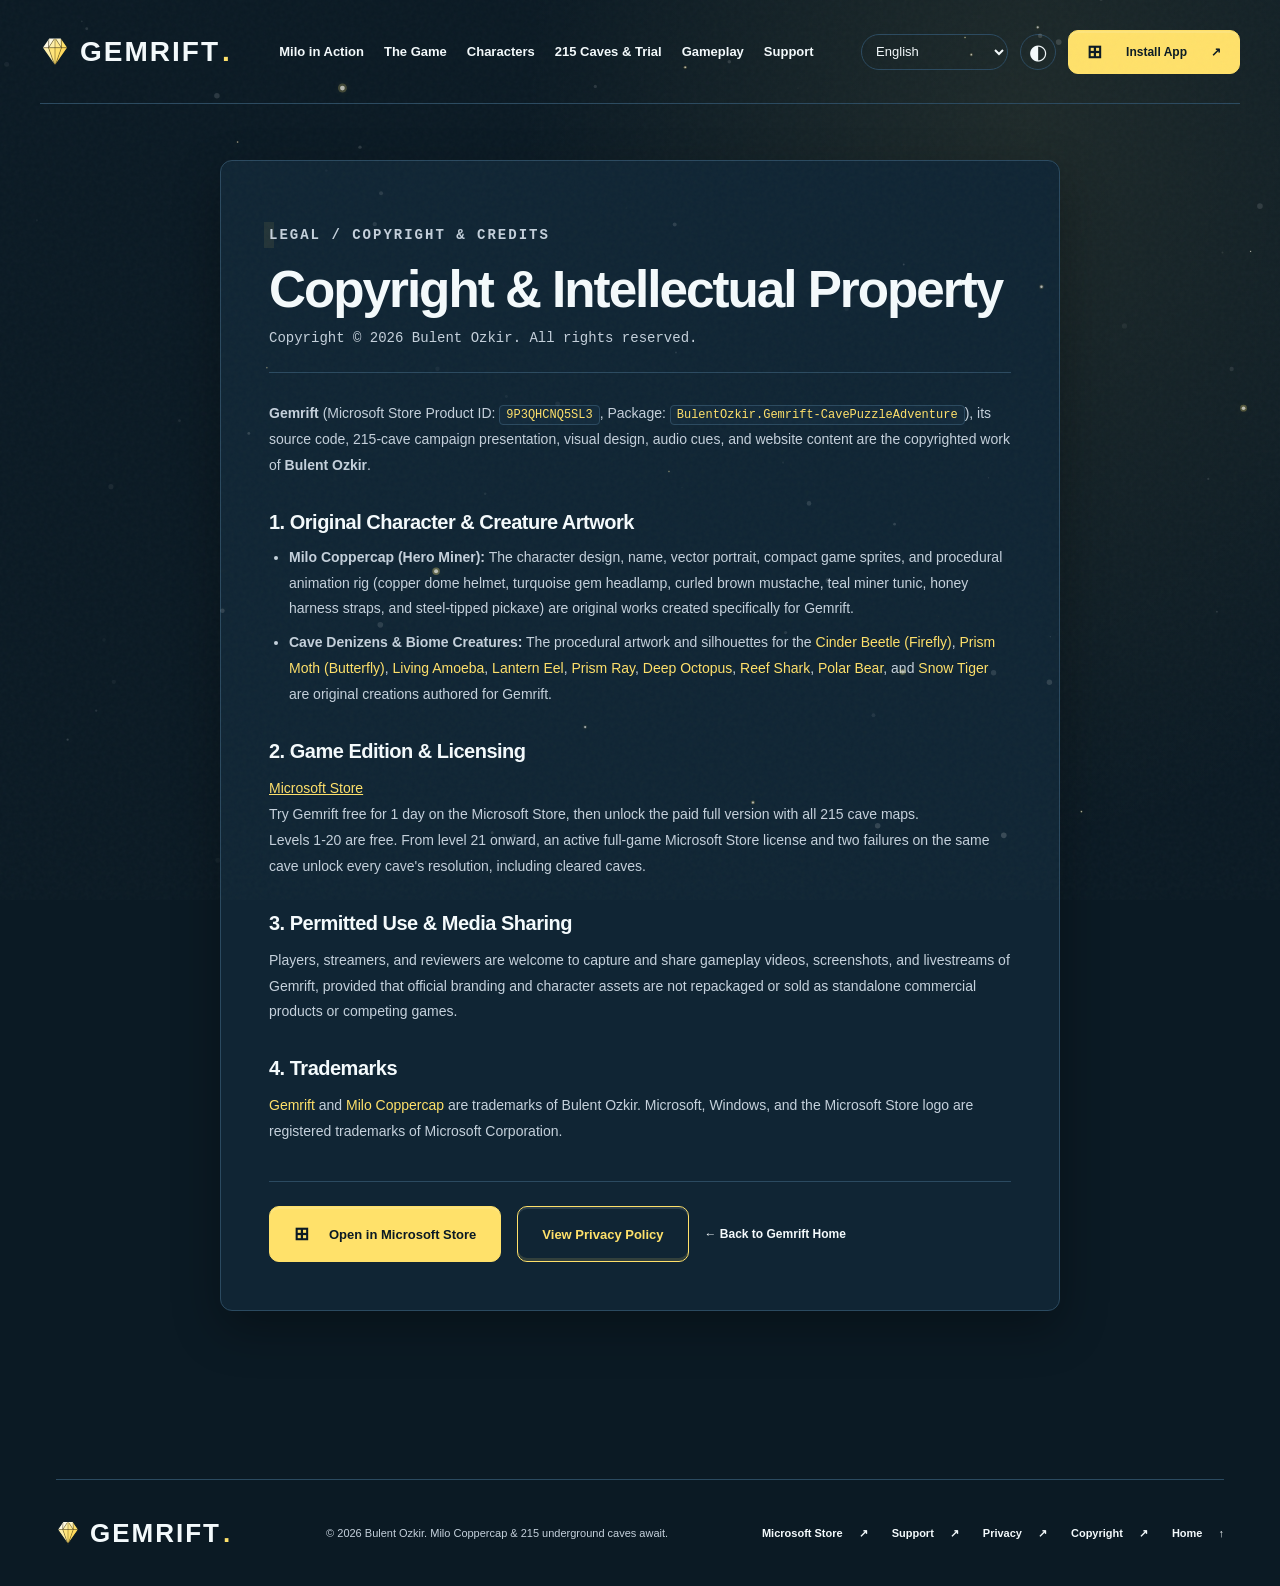
<file: copyright.html>
<!DOCTYPE html>
<html lang="en">
<head>
  <meta charset="UTF-8">
  <meta name="viewport" content="width=device-width, initial-scale=1">
  <meta name="robots" content="index, follow, max-image-preview:large, max-snippet:-1, max-video-preview:-1">
  <meta name="author" content="Bulent Ozkir">
  <meta name="application-name" content="Gemrift">
  <meta data-i18n-attr="content:k181" name="description" content="Gemrift Copyright, Trademarks &amp; Credits — original game, Milo Coppercap character artwork, and 215-cave campaign.">
  <meta name="theme-color" content="#0b1a24">
  <link rel="canonical" href="https://bulentozkir.github.io/gemrift-site/copyright.html">
  <link rel="alternate" hreflang="x-default" href="https://bulentozkir.github.io/gemrift-site/copyright.html">
  <link rel="alternate" hreflang="en" href="https://bulentozkir.github.io/gemrift-site/copyright.html">
  <link rel="alternate" hreflang="tr" href="https://bulentozkir.github.io/gemrift-site/copyright.html?lang=tr">
  <link rel="alternate" hreflang="de" href="https://bulentozkir.github.io/gemrift-site/copyright.html?lang=de">
  <link rel="alternate" hreflang="fr" href="https://bulentozkir.github.io/gemrift-site/copyright.html?lang=fr">
  <link rel="alternate" hreflang="es" href="https://bulentozkir.github.io/gemrift-site/copyright.html?lang=es">
  <link rel="alternate" hreflang="it" href="https://bulentozkir.github.io/gemrift-site/copyright.html?lang=it">
  <link rel="alternate" hreflang="pt" href="https://bulentozkir.github.io/gemrift-site/copyright.html?lang=pt">
  <link rel="alternate" hreflang="pt-BR" href="https://bulentozkir.github.io/gemrift-site/copyright.html?lang=pt-BR">
  <link rel="alternate" hreflang="nl" href="https://bulentozkir.github.io/gemrift-site/copyright.html?lang=nl">
  <link rel="alternate" hreflang="sv" href="https://bulentozkir.github.io/gemrift-site/copyright.html?lang=sv">
  <link rel="alternate" hreflang="da" href="https://bulentozkir.github.io/gemrift-site/copyright.html?lang=da">
  <link rel="alternate" hreflang="nb" href="https://bulentozkir.github.io/gemrift-site/copyright.html?lang=nb">
  <link rel="alternate" hreflang="fi" href="https://bulentozkir.github.io/gemrift-site/copyright.html?lang=fi">
  <link rel="alternate" hreflang="pl" href="https://bulentozkir.github.io/gemrift-site/copyright.html?lang=pl">
  <link rel="alternate" hreflang="cs" href="https://bulentozkir.github.io/gemrift-site/copyright.html?lang=cs">
  <link rel="alternate" hreflang="sk" href="https://bulentozkir.github.io/gemrift-site/copyright.html?lang=sk">
  <link rel="alternate" hreflang="hu" href="https://bulentozkir.github.io/gemrift-site/copyright.html?lang=hu">
  <link rel="alternate" hreflang="ro" href="https://bulentozkir.github.io/gemrift-site/copyright.html?lang=ro">
  <link rel="alternate" hreflang="el" href="https://bulentozkir.github.io/gemrift-site/copyright.html?lang=el">
  <link rel="alternate" hreflang="ru" href="https://bulentozkir.github.io/gemrift-site/copyright.html?lang=ru">
  <link rel="alternate" hreflang="uk" href="https://bulentozkir.github.io/gemrift-site/copyright.html?lang=uk">
  <link rel="alternate" hreflang="bg" href="https://bulentozkir.github.io/gemrift-site/copyright.html?lang=bg">
  <link rel="alternate" hreflang="ar" href="https://bulentozkir.github.io/gemrift-site/copyright.html?lang=ar">
  <link rel="alternate" hreflang="he" href="https://bulentozkir.github.io/gemrift-site/copyright.html?lang=he">
  <link rel="alternate" hreflang="fa" href="https://bulentozkir.github.io/gemrift-site/copyright.html?lang=fa">
  <link rel="alternate" hreflang="hi" href="https://bulentozkir.github.io/gemrift-site/copyright.html?lang=hi">
  <link rel="alternate" hreflang="bn" href="https://bulentozkir.github.io/gemrift-site/copyright.html?lang=bn">
  <link rel="alternate" hreflang="zh-CN" href="https://bulentozkir.github.io/gemrift-site/copyright.html?lang=zh-CN">
  <link rel="alternate" hreflang="ja" href="https://bulentozkir.github.io/gemrift-site/copyright.html?lang=ja">
  <link rel="alternate" hreflang="ko" href="https://bulentozkir.github.io/gemrift-site/copyright.html?lang=ko">
  <meta data-i18n-attr="content:k182" property="og:title" content="Gemrift — Copyright &amp; Credits">
  <meta data-i18n-attr="content:k181" property="og:description" content="Gemrift Copyright, Trademarks &amp; Credits — original game, Milo Coppercap character artwork, and 215-cave campaign.">
  <meta property="og:type" content="website">
  <meta property="og:site_name" content="Gemrift">
  <meta property="og:locale" content="en_US">
  <meta property="og:url" content="https://bulentozkir.github.io/gemrift-site/copyright.html">
  <meta property="og:image" content="https://bulentozkir.github.io/gemrift-site/assets/gameplay-cavern.jpg">
  <meta property="og:image:secure_url" content="https://bulentozkir.github.io/gemrift-site/assets/gameplay-cavern.jpg">
  <meta property="og:image:type" content="image/jpeg">
  <meta property="og:image:width" content="1920">
  <meta property="og:image:height" content="1080">
  <meta data-i18n-attr="content:k010" property="og:image:alt" content="Gemrift — Hasty Allotment Plaza; Gems / Time / Score">
  <meta name="twitter:card" content="summary_large_image">
  <meta data-i18n-attr="content:k182" name="twitter:title" content="Gemrift — Copyright &amp; Credits">
  <meta data-i18n-attr="content:k181" name="twitter:description" content="Gemrift Copyright, Trademarks &amp; Credits — original game, Milo Coppercap character artwork, and 215-cave campaign.">
  <meta name="twitter:image" content="https://bulentozkir.github.io/gemrift-site/assets/gameplay-cavern.jpg">
  <meta data-i18n-attr="content:k010" name="twitter:image:alt" content="Gemrift — Hasty Allotment Plaza; Gems / Time / Score">
  <title data-i18n="k182">Gemrift — Copyright &amp; Credits</title>
  <script type="application/ld+json">
    {
      "@context": "https://schema.org",
      "@graph": [
        {
          "@type": "WebPage",
          "@id": "https://bulentozkir.github.io/gemrift-site/copyright.html#webpage",
          "url": "https://bulentozkir.github.io/gemrift-site/copyright.html",
          "name": "Gemrift — Copyright & Credits",
          "description": "Gemrift Copyright, Trademarks & Credits — original game, Milo Coppercap character artwork, and 215-cave campaign.",
          "isPartOf": { "@id": "https://bulentozkir.github.io/gemrift-site/#website" },
          "about": { "@id": "https://bulentozkir.github.io/gemrift-site/#game" },
          "inLanguage": "en"
        },
        {
          "@type": "BreadcrumbList",
          "@id": "https://bulentozkir.github.io/gemrift-site/copyright.html#breadcrumb",
          "itemListElement": [
            {
              "@type": "ListItem",
              "position": 1,
              "name": "Gemrift",
              "item": "https://bulentozkir.github.io/gemrift-site/"
            },
            {
              "@type": "ListItem",
              "position": 2,
              "name": "Copyright & Credits",
              "item": "https://bulentozkir.github.io/gemrift-site/copyright.html"
            }
          ]
        }
      ]
    }
  </script>
  <link rel="icon" href="assets/favicon-48.png" sizes="48x48" type="image/png">
  <link rel="icon" href="assets/gem.svg" sizes="any" type="image/svg+xml">
  <link rel="apple-touch-icon" href="assets/apple-touch-icon.png" sizes="180x180">
  <link rel="manifest" href="site.webmanifest">
  <script>
    (() => {
      const param = new URLSearchParams(window.location.search).get("scoutTheme");
      const theme = param === "light" ? "light" : "dark";
      document.documentElement.setAttribute("data-theme", theme);
    })();
  </script>
  <link rel="stylesheet" href="styles.css">
  <script src="i18n.js" defer></script>
  <script src="script.js" defer></script>
</head>
<body>
  <a data-i18n="k024" class="skip-link" href="#main">Skip to content</a>
  <header class="site-header">
    <a data-i18n-attr="aria-label:k004" class="wordmark" href="./" aria-label="Gemrift home"><img src="assets/gem.svg" width="30" height="32" alt="">gemrift<span class="wordmark-dot">.</span></a>
    <nav data-i18n-attr="aria-label:k005" aria-label="Main navigation">
      <a data-i18n="k145" href="./#milo-stage">Milo in Action</a>
      <a data-i18n="k026" href="./#discover">The Game</a>
      <a data-i18n="k027" href="./#characters">Characters</a>
      <a data-i18n="k028" href="./#edition">215 Caves &amp; Trial</a>
      <a data-i18n="k029" href="./#gameplay">Gameplay</a>
      <a data-i18n="k030" href="support.html">Support</a>
    </nav>
    <div class="header-actions">
      <select class="lang-select" id="lang-select" aria-label="Language"></select>
      <button data-i18n-attr="aria-label:k006,title:k006" class="theme-toggle" type="button" aria-label="Switch color theme" title="Switch color theme"><span aria-hidden="true">◐</span></button>
      <a data-i18n="k031" class="button button-small" href="https://apps.microsoft.com/detail/9p3qhcnq5sl3?hl=en-US&amp;gl=US"><span class="ms-icon" aria-hidden="true">⊞</span> Install App <span aria-hidden="true">↗</span></a>
    </div>
  </header>

  <main id="main" class="legal-page section-width">
    <div class="legal-card">
      <p data-i18n="k183" class="eyebrow"><span class="status-dot"></span> LEGAL / COPYRIGHT &amp; CREDITS</p>
      <h1 data-i18n="k184">Copyright &amp; Intellectual Property</h1>
      <p data-i18n="k185" class="legal-meta">Copyright © 2026 Bulent Ozkir. All rights reserved.</p>

      <p data-i18n="k186"><strong>Gemrift</strong> (Microsoft Store Product ID: <code>9P3QHCNQ5SL3</code>, Package: <code>BulentOzkir.Gemrift-CavePuzzleAdventure</code>), its source code, 215-cave campaign presentation, visual design, audio cues, and website content are the copyrighted work of <strong>Bulent Ozkir</strong>.</p>

      <h2 data-i18n="k187">1. Original Character &amp; Creature Artwork</h2>
      <ul>
        <li data-i18n="k188"><strong>Milo Coppercap (Hero Miner):</strong> The character design, name, vector portrait, compact game sprites, and procedural animation rig (copper dome helmet, turquoise gem headlamp, curled brown mustache, teal miner tunic, honey harness straps, and steel-tipped pickaxe) are original works created specifically for Gemrift.</li>
        <li data-i18n="k189"><strong>Cave Denizens &amp; Biome Creatures:</strong> The procedural artwork and silhouettes for the <em>Cinder Beetle (Firefly)</em>, <em>Prism Moth (Butterfly)</em>, <em>Living Amoeba</em>, <em>Lantern Eel</em>, <em>Prism Ray</em>, <em>Deep Octopus</em>, <em>Reef Shark</em>, <em>Polar Bear</em>, and <em>Snow Tiger</em> are original creations authored for Gemrift.</li>
      </ul>

      <h2 data-i18n="k190">2. Game Edition &amp; Licensing</h2>
      <p data-i18n="k191"><a href="https://apps.microsoft.com/detail/9p3qhcnq5sl3?hl=en-US&amp;gl=US">Microsoft Store</a><br>Try Gemrift free for 1 day on the Microsoft Store, then unlock the paid full version with all 215 cave maps.<br>Levels 1-20 are free. From level 21 onward, an active full-game Microsoft Store license and two failures on the same cave unlock every cave&#x27;s resolution, including cleared caves.</p>

      <h2 data-i18n="k192">3. Permitted Use &amp; Media Sharing</h2>
      <p data-i18n="k193">Players, streamers, and reviewers are welcome to capture and share gameplay videos, screenshots, and livestreams of Gemrift, provided that official branding and character assets are not repackaged or sold as standalone commercial products or competing games.</p>

      <h2 data-i18n="k194">4. Trademarks</h2>
      <p data-i18n="k195"><em>Gemrift</em> and <em>Milo Coppercap</em> are trademarks of Bulent Ozkir. Microsoft, Windows, and the Microsoft Store logo are registered trademarks of Microsoft Corporation.</p>

      <div class="legal-actions">
        <a data-i18n="k179" class="button" href="https://apps.microsoft.com/detail/9p3qhcnq5sl3?hl=en-US&amp;gl=US"><span class="ms-icon" aria-hidden="true">⊞</span> Open in Microsoft Store</a>
        <a data-i18n="k196" class="button button-outline" href="privacy.html">View Privacy Policy</a>
        <a data-i18n="k156" class="text-link" href="./">← Back to Gemrift Home</a>
      </div>
    </div>
  </main>

  <footer class="site-footer section-width">
    <a data-i18n-attr="aria-label:k004" class="wordmark" href="./" aria-label="Gemrift home"><img src="assets/gem.svg" width="24" height="26" alt="">gemrift<span class="wordmark-dot">.</span></a>
    <p data-i18n="k158">© 2026 Bulent Ozkir. Milo Coppercap &amp; 215 underground caves await.</p>
    <div class="footer-links">
      <a data-i18n="k133" class="text-link" href="https://apps.microsoft.com/detail/9p3qhcnq5sl3?hl=en-US&amp;gl=US">Microsoft Store <span aria-hidden="true">↗</span></a>
      <a data-i18n="k134" class="text-link" href="support.html">Support <span aria-hidden="true">↗</span></a>
      <a data-i18n="k135" class="text-link" href="privacy.html">Privacy <span aria-hidden="true">↗</span></a>
      <a data-i18n="k136" class="text-link" href="copyright.html" aria-current="page">Copyright <span aria-hidden="true">↗</span></a>
      <a data-i18n="k159" class="text-link" href="./">Home <span aria-hidden="true">↑</span></a>
    </div>
  </footer>
  <canvas id="particle-canvas" aria-hidden="true"></canvas>
</body>
</html>
</file>
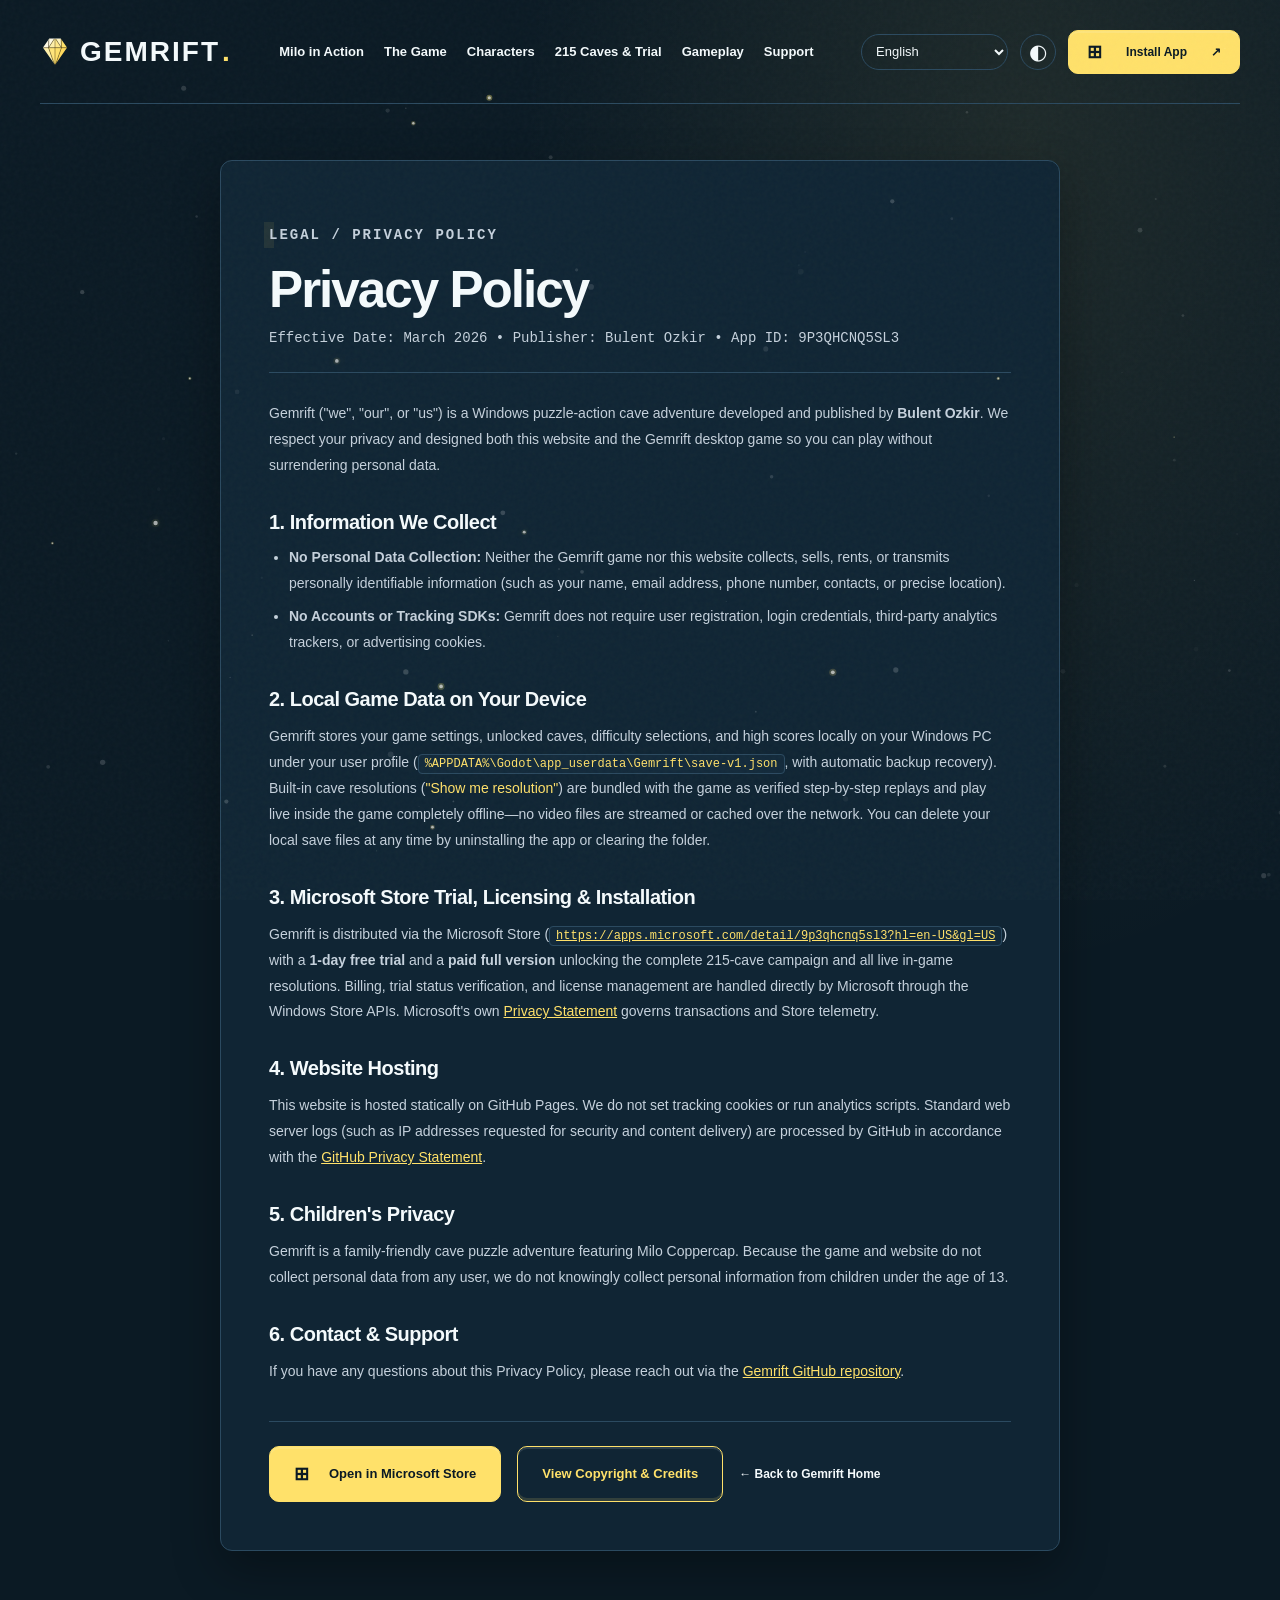
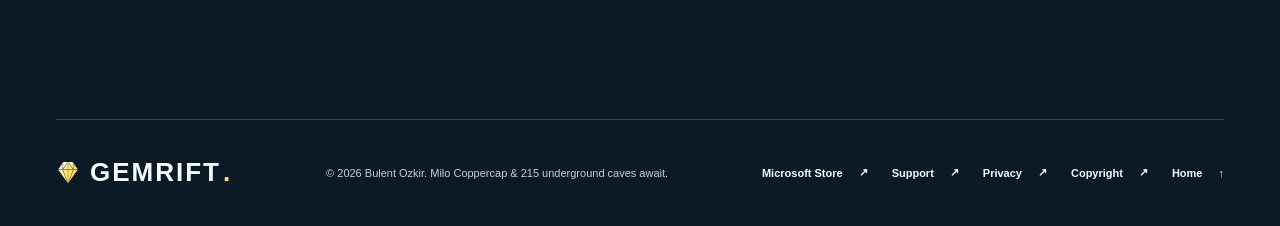
<file: privacy.html>
<!DOCTYPE html>
<html lang="en">
<head>
  <meta charset="UTF-8">
  <meta name="viewport" content="width=device-width, initial-scale=1">
  <meta name="robots" content="index, follow, max-image-preview:large, max-snippet:-1, max-video-preview:-1">
  <meta name="author" content="Bulent Ozkir">
  <meta name="application-name" content="Gemrift">
  <meta data-i18n-attr="content:k160" name="description" content="Gemrift Privacy Policy — how Gemrift handles local save data, Microsoft Store licensing, and your privacy.">
  <meta name="theme-color" content="#0b1a24">
  <link rel="canonical" href="https://bulentozkir.github.io/gemrift-site/privacy.html">
  <link rel="alternate" hreflang="x-default" href="https://bulentozkir.github.io/gemrift-site/privacy.html">
  <link rel="alternate" hreflang="en" href="https://bulentozkir.github.io/gemrift-site/privacy.html">
  <link rel="alternate" hreflang="tr" href="https://bulentozkir.github.io/gemrift-site/privacy.html?lang=tr">
  <link rel="alternate" hreflang="de" href="https://bulentozkir.github.io/gemrift-site/privacy.html?lang=de">
  <link rel="alternate" hreflang="fr" href="https://bulentozkir.github.io/gemrift-site/privacy.html?lang=fr">
  <link rel="alternate" hreflang="es" href="https://bulentozkir.github.io/gemrift-site/privacy.html?lang=es">
  <link rel="alternate" hreflang="it" href="https://bulentozkir.github.io/gemrift-site/privacy.html?lang=it">
  <link rel="alternate" hreflang="pt" href="https://bulentozkir.github.io/gemrift-site/privacy.html?lang=pt">
  <link rel="alternate" hreflang="pt-BR" href="https://bulentozkir.github.io/gemrift-site/privacy.html?lang=pt-BR">
  <link rel="alternate" hreflang="nl" href="https://bulentozkir.github.io/gemrift-site/privacy.html?lang=nl">
  <link rel="alternate" hreflang="sv" href="https://bulentozkir.github.io/gemrift-site/privacy.html?lang=sv">
  <link rel="alternate" hreflang="da" href="https://bulentozkir.github.io/gemrift-site/privacy.html?lang=da">
  <link rel="alternate" hreflang="nb" href="https://bulentozkir.github.io/gemrift-site/privacy.html?lang=nb">
  <link rel="alternate" hreflang="fi" href="https://bulentozkir.github.io/gemrift-site/privacy.html?lang=fi">
  <link rel="alternate" hreflang="pl" href="https://bulentozkir.github.io/gemrift-site/privacy.html?lang=pl">
  <link rel="alternate" hreflang="cs" href="https://bulentozkir.github.io/gemrift-site/privacy.html?lang=cs">
  <link rel="alternate" hreflang="sk" href="https://bulentozkir.github.io/gemrift-site/privacy.html?lang=sk">
  <link rel="alternate" hreflang="hu" href="https://bulentozkir.github.io/gemrift-site/privacy.html?lang=hu">
  <link rel="alternate" hreflang="ro" href="https://bulentozkir.github.io/gemrift-site/privacy.html?lang=ro">
  <link rel="alternate" hreflang="el" href="https://bulentozkir.github.io/gemrift-site/privacy.html?lang=el">
  <link rel="alternate" hreflang="ru" href="https://bulentozkir.github.io/gemrift-site/privacy.html?lang=ru">
  <link rel="alternate" hreflang="uk" href="https://bulentozkir.github.io/gemrift-site/privacy.html?lang=uk">
  <link rel="alternate" hreflang="bg" href="https://bulentozkir.github.io/gemrift-site/privacy.html?lang=bg">
  <link rel="alternate" hreflang="ar" href="https://bulentozkir.github.io/gemrift-site/privacy.html?lang=ar">
  <link rel="alternate" hreflang="he" href="https://bulentozkir.github.io/gemrift-site/privacy.html?lang=he">
  <link rel="alternate" hreflang="fa" href="https://bulentozkir.github.io/gemrift-site/privacy.html?lang=fa">
  <link rel="alternate" hreflang="hi" href="https://bulentozkir.github.io/gemrift-site/privacy.html?lang=hi">
  <link rel="alternate" hreflang="bn" href="https://bulentozkir.github.io/gemrift-site/privacy.html?lang=bn">
  <link rel="alternate" hreflang="zh-CN" href="https://bulentozkir.github.io/gemrift-site/privacy.html?lang=zh-CN">
  <link rel="alternate" hreflang="ja" href="https://bulentozkir.github.io/gemrift-site/privacy.html?lang=ja">
  <link rel="alternate" hreflang="ko" href="https://bulentozkir.github.io/gemrift-site/privacy.html?lang=ko">
  <meta data-i18n-attr="content:k161" property="og:title" content="Gemrift — Privacy Policy">
  <meta data-i18n-attr="content:k160" property="og:description" content="Gemrift Privacy Policy — how Gemrift handles local save data, Microsoft Store licensing, and your privacy.">
  <meta property="og:type" content="website">
  <meta property="og:site_name" content="Gemrift">
  <meta property="og:locale" content="en_US">
  <meta property="og:url" content="https://bulentozkir.github.io/gemrift-site/privacy.html">
  <meta property="og:image" content="https://bulentozkir.github.io/gemrift-site/assets/gameplay-cavern.jpg">
  <meta property="og:image:secure_url" content="https://bulentozkir.github.io/gemrift-site/assets/gameplay-cavern.jpg">
  <meta property="og:image:type" content="image/jpeg">
  <meta property="og:image:width" content="1920">
  <meta property="og:image:height" content="1080">
  <meta data-i18n-attr="content:k010" property="og:image:alt" content="Gemrift — Hasty Allotment Plaza; Gems / Time / Score">
  <meta name="twitter:card" content="summary_large_image">
  <meta data-i18n-attr="content:k161" name="twitter:title" content="Gemrift — Privacy Policy">
  <meta data-i18n-attr="content:k160" name="twitter:description" content="Gemrift Privacy Policy — how Gemrift handles local save data, Microsoft Store licensing, and your privacy.">
  <meta name="twitter:image" content="https://bulentozkir.github.io/gemrift-site/assets/gameplay-cavern.jpg">
  <meta data-i18n-attr="content:k010" name="twitter:image:alt" content="Gemrift — Hasty Allotment Plaza; Gems / Time / Score">
  <title data-i18n="k161">Gemrift — Privacy Policy</title>
  <script type="application/ld+json">
    {
      "@context": "https://schema.org",
      "@graph": [
        {
          "@type": "WebPage",
          "@id": "https://bulentozkir.github.io/gemrift-site/privacy.html#webpage",
          "url": "https://bulentozkir.github.io/gemrift-site/privacy.html",
          "name": "Gemrift — Privacy Policy",
          "description": "Gemrift Privacy Policy — how Gemrift handles local save data, Microsoft Store licensing, and your privacy.",
          "isPartOf": { "@id": "https://bulentozkir.github.io/gemrift-site/#website" },
          "about": { "@id": "https://bulentozkir.github.io/gemrift-site/#game" },
          "inLanguage": "en"
        },
        {
          "@type": "BreadcrumbList",
          "@id": "https://bulentozkir.github.io/gemrift-site/privacy.html#breadcrumb",
          "itemListElement": [
            {
              "@type": "ListItem",
              "position": 1,
              "name": "Gemrift",
              "item": "https://bulentozkir.github.io/gemrift-site/"
            },
            {
              "@type": "ListItem",
              "position": 2,
              "name": "Privacy Policy",
              "item": "https://bulentozkir.github.io/gemrift-site/privacy.html"
            }
          ]
        }
      ]
    }
  </script>
  <link rel="icon" href="assets/favicon-48.png" sizes="48x48" type="image/png">
  <link rel="icon" href="assets/gem.svg" sizes="any" type="image/svg+xml">
  <link rel="apple-touch-icon" href="assets/apple-touch-icon.png" sizes="180x180">
  <link rel="manifest" href="site.webmanifest">
  <script>
    (() => {
      const param = new URLSearchParams(window.location.search).get("scoutTheme");
      const theme = param === "light" ? "light" : "dark";
      document.documentElement.setAttribute("data-theme", theme);
    })();
  </script>
  <link rel="stylesheet" href="styles.css">
  <script src="i18n.js" defer></script>
  <script src="script.js" defer></script>
</head>
<body>
  <a data-i18n="k024" class="skip-link" href="#main">Skip to content</a>
  <header class="site-header">
    <a data-i18n-attr="aria-label:k004" class="wordmark" href="./" aria-label="Gemrift home"><img src="assets/gem.svg" width="30" height="32" alt="">gemrift<span class="wordmark-dot">.</span></a>
    <nav data-i18n-attr="aria-label:k005" aria-label="Main navigation">
      <a data-i18n="k145" href="./#milo-stage">Milo in Action</a>
      <a data-i18n="k026" href="./#discover">The Game</a>
      <a data-i18n="k027" href="./#characters">Characters</a>
      <a data-i18n="k028" href="./#edition">215 Caves &amp; Trial</a>
      <a data-i18n="k029" href="./#gameplay">Gameplay</a>
      <a data-i18n="k030" href="support.html">Support</a>
    </nav>
    <div class="header-actions">
      <select class="lang-select" id="lang-select" aria-label="Language"></select>
      <button data-i18n-attr="aria-label:k006,title:k006" class="theme-toggle" type="button" aria-label="Switch color theme" title="Switch color theme"><span aria-hidden="true">◐</span></button>
      <a data-i18n="k031" class="button button-small" href="https://apps.microsoft.com/detail/9p3qhcnq5sl3?hl=en-US&amp;gl=US"><span class="ms-icon" aria-hidden="true">⊞</span> Install App <span aria-hidden="true">↗</span></a>
    </div>
  </header>

  <main id="main" class="legal-page section-width">
    <div class="legal-card">
      <p data-i18n="k162" class="eyebrow"><span class="status-dot"></span> LEGAL / PRIVACY POLICY</p>
      <h1 data-i18n="k163">Privacy Policy</h1>
      <p data-i18n="k164" class="legal-meta">Effective Date: March 2026 &bull; Publisher: Bulent Ozkir &bull; App ID: 9P3QHCNQ5SL3</p>

      <p data-i18n="k165">Gemrift ("we", "our", or "us") is a Windows puzzle-action cave adventure developed and published by <strong>Bulent Ozkir</strong>. We respect your privacy and designed both this website and the Gemrift desktop game so you can play without surrendering personal data.</p>

      <h2 data-i18n="k166">1. Information We Collect</h2>
      <ul>
        <li data-i18n="k167"><strong>No Personal Data Collection:</strong> Neither the Gemrift game nor this website collects, sells, rents, or transmits personally identifiable information (such as your name, email address, phone number, contacts, or precise location).</li>
        <li data-i18n="k168"><strong>No Accounts or Tracking SDKs:</strong> Gemrift does not require user registration, login credentials, third-party analytics trackers, or advertising cookies.</li>
      </ul>

      <h2 data-i18n="k169">2. Local Game Data on Your Device</h2>
      <p data-i18n="k170">Gemrift stores your game settings, unlocked caves, difficulty selections, and high scores locally on your Windows PC under your user profile (<code>%APPDATA%\Godot\app_userdata\Gemrift\save-v1.json</code>, with automatic backup recovery). Built-in cave resolutions (<em>"Show me resolution"</em>) are bundled with the game as verified step-by-step replays and play live inside the game completely offline—no video files are streamed or cached over the network. You can delete your local save files at any time by uninstalling the app or clearing the folder.</p>

      <h2 data-i18n="k171">3. Microsoft Store Trial, Licensing &amp; Installation</h2>
      <p data-i18n="k172">Gemrift is distributed via the Microsoft Store (<a href="https://apps.microsoft.com/detail/9p3qhcnq5sl3?hl=en-US&amp;gl=US"><code>https://apps.microsoft.com/detail/9p3qhcnq5sl3?hl=en-US&amp;gl=US</code></a>) with a <strong>1-day free trial</strong> and a <strong>paid full version</strong> unlocking the complete 215-cave campaign and all live in-game resolutions. Billing, trial status verification, and license management are handled directly by Microsoft through the Windows Store APIs. Microsoft's own <a href="https://privacy.microsoft.com/" target="_blank" rel="noopener noreferrer">Privacy Statement</a> governs transactions and Store telemetry.</p>

      <h2 data-i18n="k173">4. Website Hosting</h2>
      <p data-i18n="k174">This website is hosted statically on GitHub Pages. We do not set tracking cookies or run analytics scripts. Standard web server logs (such as IP addresses requested for security and content delivery) are processed by GitHub in accordance with the <a href="https://docs.github.com/en/site-policy/privacy-policies/github-privacy-statement" target="_blank" rel="noopener noreferrer">GitHub Privacy Statement</a>.</p>

      <h2 data-i18n="k175">5. Children's Privacy</h2>
      <p data-i18n="k176">Gemrift is a family-friendly cave puzzle adventure featuring Milo Coppercap. Because the game and website do not collect personal data from any user, we do not knowingly collect personal information from children under the age of 13.</p>

      <h2 data-i18n="k177">6. Contact &amp; Support</h2>
      <p data-i18n="k178">If you have any questions about this Privacy Policy, please reach out via the <a href="https://github.com/bulentozkir/gemrift-site/issues" target="_blank" rel="noopener noreferrer">Gemrift GitHub repository</a>.</p>

      <div class="legal-actions">
        <a data-i18n="k179" class="button" href="https://apps.microsoft.com/detail/9p3qhcnq5sl3?hl=en-US&amp;gl=US"><span class="ms-icon" aria-hidden="true">⊞</span> Open in Microsoft Store</a>
        <a data-i18n="k180" class="button button-outline" href="copyright.html">View Copyright &amp; Credits</a>
        <a data-i18n="k156" class="text-link" href="./">← Back to Gemrift Home</a>
      </div>
    </div>
  </main>

  <footer class="site-footer section-width">
    <a data-i18n-attr="aria-label:k004" class="wordmark" href="./" aria-label="Gemrift home"><img src="assets/gem.svg" width="24" height="26" alt="">gemrift<span class="wordmark-dot">.</span></a>
    <p data-i18n="k158">© 2026 Bulent Ozkir. Milo Coppercap &amp; 215 underground caves await.</p>
    <div class="footer-links">
      <a data-i18n="k133" class="text-link" href="https://apps.microsoft.com/detail/9p3qhcnq5sl3?hl=en-US&amp;gl=US">Microsoft Store <span aria-hidden="true">↗</span></a>
      <a data-i18n="k134" class="text-link" href="support.html">Support <span aria-hidden="true">↗</span></a>
      <a data-i18n="k135" class="text-link" href="privacy.html" aria-current="page">Privacy <span aria-hidden="true">↗</span></a>
      <a data-i18n="k136" class="text-link" href="copyright.html">Copyright <span aria-hidden="true">↗</span></a>
      <a data-i18n="k159" class="text-link" href="./">Home <span aria-hidden="true">↑</span></a>
    </div>
  </footer>
  <canvas id="particle-canvas" aria-hidden="true"></canvas>
</body>
</html>
</file>
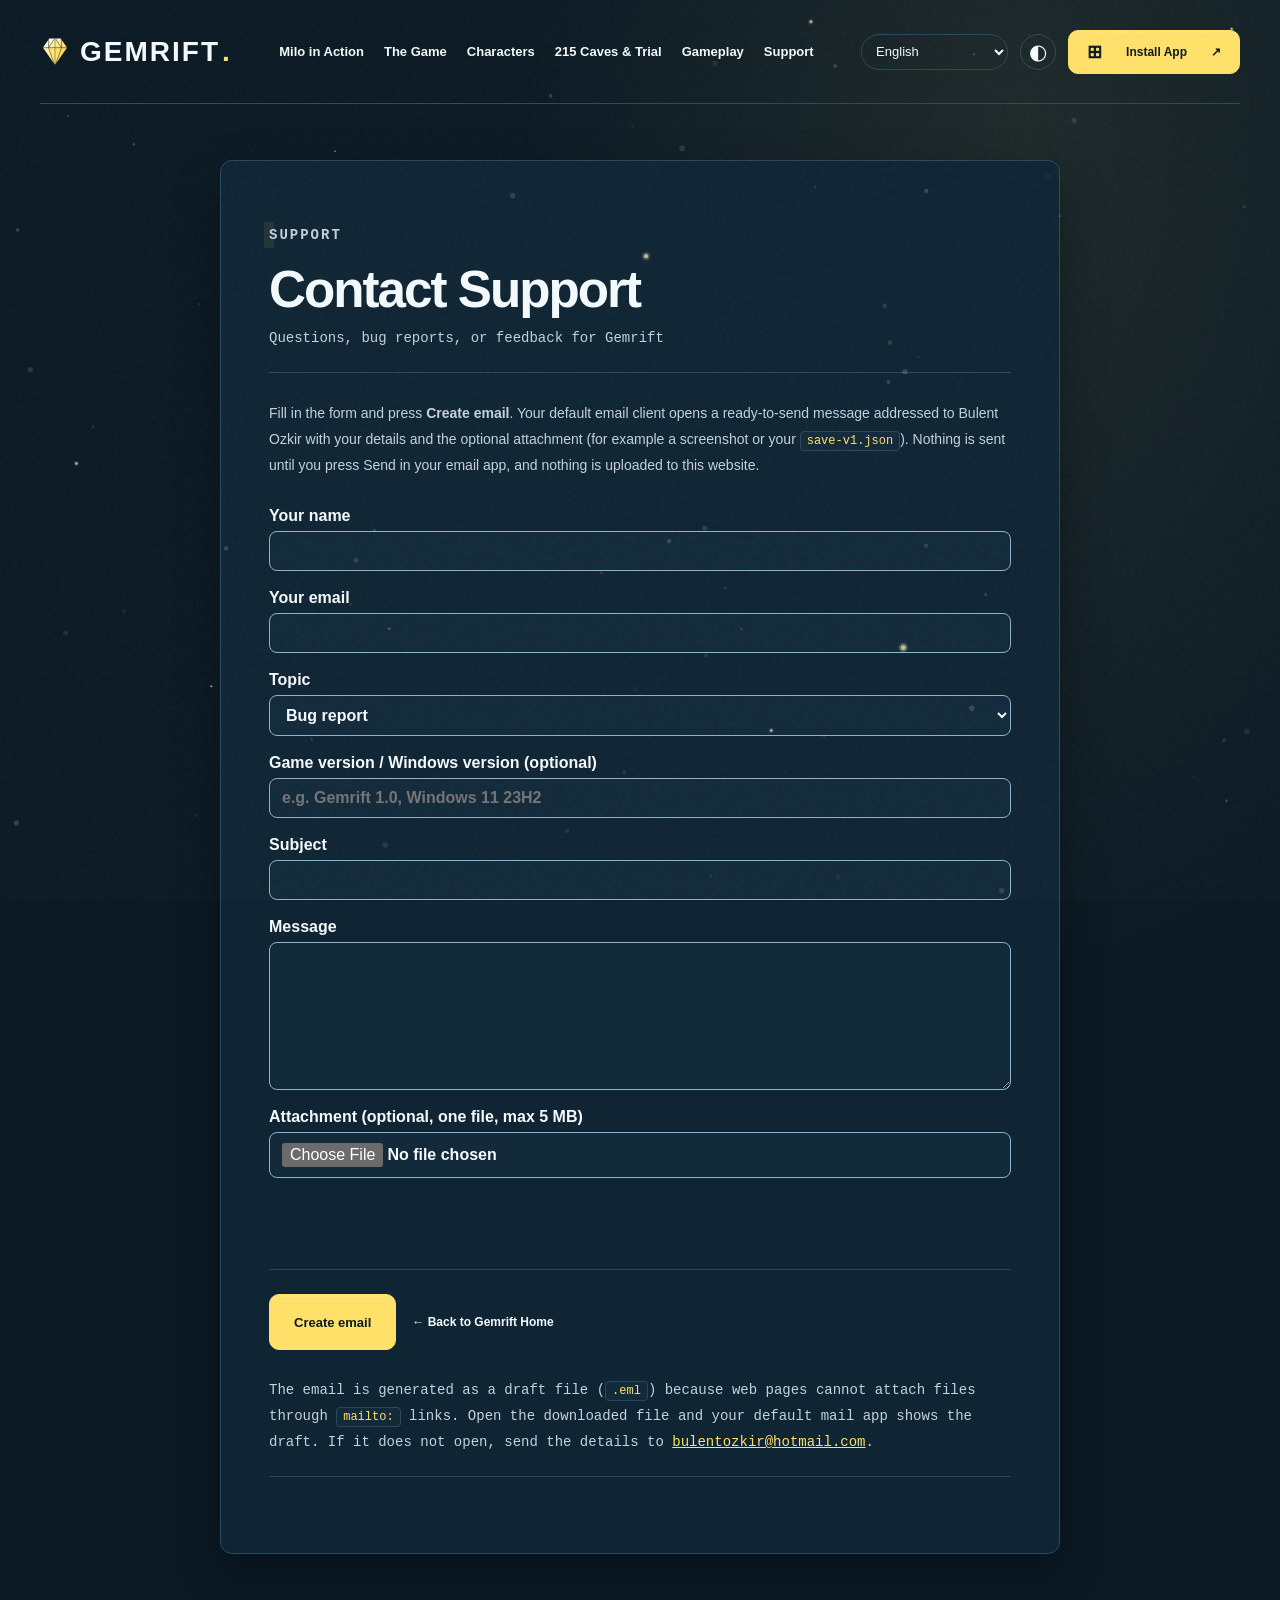
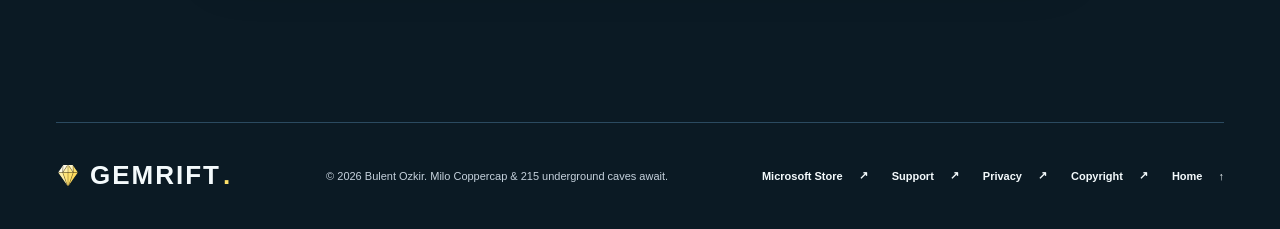
<file: support.html>
<!DOCTYPE html>
<html lang="en">
<head>
  <meta charset="UTF-8">
  <meta name="viewport" content="width=device-width, initial-scale=1">
  <meta name="robots" content="index, follow, max-image-preview:large, max-snippet:-1, max-video-preview:-1">
  <meta name="author" content="Bulent Ozkir">
  <meta name="application-name" content="Gemrift">
  <meta data-i18n-attr="content:k142" name="description" content="Gemrift Support — send a question, bug report, or feedback with an optional attachment.">
  <meta name="theme-color" content="#0b1a24">
  <link rel="canonical" href="https://bulentozkir.github.io/gemrift-site/support.html">
  <link rel="alternate" hreflang="x-default" href="https://bulentozkir.github.io/gemrift-site/support.html">
  <link rel="alternate" hreflang="en" href="https://bulentozkir.github.io/gemrift-site/support.html">
  <link rel="alternate" hreflang="tr" href="https://bulentozkir.github.io/gemrift-site/support.html?lang=tr">
  <link rel="alternate" hreflang="de" href="https://bulentozkir.github.io/gemrift-site/support.html?lang=de">
  <link rel="alternate" hreflang="fr" href="https://bulentozkir.github.io/gemrift-site/support.html?lang=fr">
  <link rel="alternate" hreflang="es" href="https://bulentozkir.github.io/gemrift-site/support.html?lang=es">
  <link rel="alternate" hreflang="it" href="https://bulentozkir.github.io/gemrift-site/support.html?lang=it">
  <link rel="alternate" hreflang="pt" href="https://bulentozkir.github.io/gemrift-site/support.html?lang=pt">
  <link rel="alternate" hreflang="pt-BR" href="https://bulentozkir.github.io/gemrift-site/support.html?lang=pt-BR">
  <link rel="alternate" hreflang="nl" href="https://bulentozkir.github.io/gemrift-site/support.html?lang=nl">
  <link rel="alternate" hreflang="sv" href="https://bulentozkir.github.io/gemrift-site/support.html?lang=sv">
  <link rel="alternate" hreflang="da" href="https://bulentozkir.github.io/gemrift-site/support.html?lang=da">
  <link rel="alternate" hreflang="nb" href="https://bulentozkir.github.io/gemrift-site/support.html?lang=nb">
  <link rel="alternate" hreflang="fi" href="https://bulentozkir.github.io/gemrift-site/support.html?lang=fi">
  <link rel="alternate" hreflang="pl" href="https://bulentozkir.github.io/gemrift-site/support.html?lang=pl">
  <link rel="alternate" hreflang="cs" href="https://bulentozkir.github.io/gemrift-site/support.html?lang=cs">
  <link rel="alternate" hreflang="sk" href="https://bulentozkir.github.io/gemrift-site/support.html?lang=sk">
  <link rel="alternate" hreflang="hu" href="https://bulentozkir.github.io/gemrift-site/support.html?lang=hu">
  <link rel="alternate" hreflang="ro" href="https://bulentozkir.github.io/gemrift-site/support.html?lang=ro">
  <link rel="alternate" hreflang="el" href="https://bulentozkir.github.io/gemrift-site/support.html?lang=el">
  <link rel="alternate" hreflang="ru" href="https://bulentozkir.github.io/gemrift-site/support.html?lang=ru">
  <link rel="alternate" hreflang="uk" href="https://bulentozkir.github.io/gemrift-site/support.html?lang=uk">
  <link rel="alternate" hreflang="bg" href="https://bulentozkir.github.io/gemrift-site/support.html?lang=bg">
  <link rel="alternate" hreflang="ar" href="https://bulentozkir.github.io/gemrift-site/support.html?lang=ar">
  <link rel="alternate" hreflang="he" href="https://bulentozkir.github.io/gemrift-site/support.html?lang=he">
  <link rel="alternate" hreflang="fa" href="https://bulentozkir.github.io/gemrift-site/support.html?lang=fa">
  <link rel="alternate" hreflang="hi" href="https://bulentozkir.github.io/gemrift-site/support.html?lang=hi">
  <link rel="alternate" hreflang="bn" href="https://bulentozkir.github.io/gemrift-site/support.html?lang=bn">
  <link rel="alternate" hreflang="zh-CN" href="https://bulentozkir.github.io/gemrift-site/support.html?lang=zh-CN">
  <link rel="alternate" hreflang="ja" href="https://bulentozkir.github.io/gemrift-site/support.html?lang=ja">
  <link rel="alternate" hreflang="ko" href="https://bulentozkir.github.io/gemrift-site/support.html?lang=ko">
  <meta data-i18n-attr="content:k144" property="og:title" content="Gemrift — Support">
  <meta data-i18n-attr="content:k142" property="og:description" content="Gemrift Support — send a question, bug report, or feedback with an optional attachment.">
  <meta property="og:type" content="website">
  <meta property="og:site_name" content="Gemrift">
  <meta property="og:locale" content="en_US">
  <meta property="og:url" content="https://bulentozkir.github.io/gemrift-site/support.html">
  <meta property="og:image" content="https://bulentozkir.github.io/gemrift-site/assets/gameplay-cavern.jpg">
  <meta property="og:image:secure_url" content="https://bulentozkir.github.io/gemrift-site/assets/gameplay-cavern.jpg">
  <meta property="og:image:type" content="image/jpeg">
  <meta property="og:image:width" content="1920">
  <meta property="og:image:height" content="1080">
  <meta data-i18n-attr="content:k010" property="og:image:alt" content="Gemrift — Hasty Allotment Plaza; Gems / Time / Score">
  <meta name="twitter:card" content="summary_large_image">
  <meta data-i18n-attr="content:k144" name="twitter:title" content="Gemrift — Support">
  <meta data-i18n-attr="content:k142" name="twitter:description" content="Gemrift Support — send a question, bug report, or feedback with an optional attachment.">
  <meta name="twitter:image" content="https://bulentozkir.github.io/gemrift-site/assets/gameplay-cavern.jpg">
  <meta data-i18n-attr="content:k010" name="twitter:image:alt" content="Gemrift — Hasty Allotment Plaza; Gems / Time / Score">
  <title data-i18n="k144">Gemrift — Support</title>
  <script type="application/ld+json">
    {
      "@context": "https://schema.org",
      "@graph": [
        {
          "@type": "ContactPage",
          "@id": "https://bulentozkir.github.io/gemrift-site/support.html#webpage",
          "url": "https://bulentozkir.github.io/gemrift-site/support.html",
          "name": "Gemrift — Support",
          "description": "Gemrift Support — send a question, bug report, or feedback with an optional attachment.",
          "isPartOf": { "@id": "https://bulentozkir.github.io/gemrift-site/#website" },
          "about": { "@id": "https://bulentozkir.github.io/gemrift-site/#game" },
          "inLanguage": "en"
        },
        {
          "@type": "BreadcrumbList",
          "@id": "https://bulentozkir.github.io/gemrift-site/support.html#breadcrumb",
          "itemListElement": [
            {
              "@type": "ListItem",
              "position": 1,
              "name": "Gemrift",
              "item": "https://bulentozkir.github.io/gemrift-site/"
            },
            {
              "@type": "ListItem",
              "position": 2,
              "name": "Support",
              "item": "https://bulentozkir.github.io/gemrift-site/support.html"
            }
          ]
        }
      ]
    }
  </script>
  <link rel="icon" href="assets/favicon-48.png" sizes="48x48" type="image/png">
  <link rel="icon" href="assets/gem.svg" sizes="any" type="image/svg+xml">
  <link rel="apple-touch-icon" href="assets/apple-touch-icon.png" sizes="180x180">
  <link rel="manifest" href="site.webmanifest">
  <script>
    (() => {
      const param = new URLSearchParams(window.location.search).get("scoutTheme");
      const theme = param === "light" ? "light" : "dark";
      document.documentElement.setAttribute("data-theme", theme);
    })();
  </script>
  <link rel="stylesheet" href="styles.css">
  <script src="i18n.js" defer></script>
  <script src="script.js" defer></script>
  <script src="support.js" defer></script>
</head>
<body>
  <a data-i18n="k024" class="skip-link" href="#main">Skip to content</a>
  <header class="site-header">
    <a data-i18n-attr="aria-label:k004" class="wordmark" href="./" aria-label="Gemrift home"><img src="assets/gem.svg" width="30" height="32" alt="">gemrift<span class="wordmark-dot">.</span></a>
    <nav data-i18n-attr="aria-label:k005" aria-label="Main navigation">
      <a data-i18n="k145" href="./#milo-stage">Milo in Action</a>
      <a data-i18n="k026" href="./#discover">The Game</a>
      <a data-i18n="k027" href="./#characters">Characters</a>
      <a data-i18n="k028" href="./#edition">215 Caves &amp; Trial</a>
      <a data-i18n="k029" href="./#gameplay">Gameplay</a>
      <a data-i18n="k030" href="support.html" aria-current="page">Support</a>
    </nav>
    <div class="header-actions">
      <select class="lang-select" id="lang-select" aria-label="Language"></select>
      <button data-i18n-attr="aria-label:k006,title:k006" class="theme-toggle" type="button" aria-label="Switch color theme" title="Switch color theme"><span aria-hidden="true">◐</span></button>
      <a data-i18n="k031" class="button button-small" href="https://apps.microsoft.com/detail/9p3qhcnq5sl3?hl=en-US&amp;gl=US"><span class="ms-icon" aria-hidden="true">⊞</span> Install App <span aria-hidden="true">↗</span></a>
    </div>
  </header>

  <main id="main" class="legal-page section-width">
    <div class="legal-card">
      <p data-i18n="k146" class="eyebrow"><span class="status-dot"></span> SUPPORT</p>
      <h1 data-i18n="k147">Contact Support</h1>
      <p data-i18n="k148" class="legal-meta">Questions, bug reports, or feedback for Gemrift</p>

      <p data-i18n="k149">Fill in the form and press <strong>Create email</strong>. Your default email client opens a ready-to-send message addressed to Bulent Ozkir with your details and the optional attachment (for example a screenshot or your <code>save-v1.json</code>). Nothing is sent until you press Send in your email app, and nothing is uploaded to this website.</p>

      <form id="support-form" class="support-form" novalidate>
        <label>Your name
          <input type="text" name="name" autocomplete="name" required>
        </label>
        <label>Your email
          <input type="email" name="email" autocomplete="email" required>
        </label>
        <label>Topic
          <select name="topic">
            <option data-i18n="k150" value="Bug report">Bug report</option>
            <option data-i18n="k151" value="Question">Question</option>
            <option data-i18n="k152" value="Feature request">Feature request</option>
            <option data-i18n="k153" value="Purchase / license">Purchase / license</option>
            <option data-i18n="k154" value="Other">Other</option>
          </select>
        </label>
        <label>Game version / Windows version (optional)
          <input data-i18n-attr="placeholder:k143" type="text" name="env" placeholder="e.g. Gemrift 1.0, Windows 11 23H2">
        </label>
        <label>Subject
          <input type="text" name="subject" required>
        </label>
        <label>Message
          <textarea name="message" rows="7" required></textarea>
        </label>
        <label>Attachment (optional, one file, max 5 MB)
          <input type="file" name="attachment" id="attachment">
        </label>
        <p id="support-status" class="support-status" role="status" aria-live="polite"></p>
        <div class="legal-actions">
          <button data-i18n="k155" class="button" type="submit">Create email</button>
          <a data-i18n="k156" class="text-link" href="./">← Back to Gemrift Home</a>
        </div>
      </form>

      <p data-i18n="k157" class="legal-meta">The email is generated as a draft file (<code>.eml</code>) because web pages cannot attach files through <code>mailto:</code> links. Open the downloaded file and your default mail app shows the draft. If it does not open, send the details to <a href="mailto:bulentozkir@hotmail.com">bulentozkir@hotmail.com</a>.</p>
    </div>
  </main>

  <footer class="site-footer section-width">
    <a data-i18n-attr="aria-label:k004" class="wordmark" href="./" aria-label="Gemrift home"><img src="assets/gem.svg" width="24" height="26" alt="">gemrift<span class="wordmark-dot">.</span></a>
    <p data-i18n="k158">© 2026 Bulent Ozkir. Milo Coppercap &amp; 215 underground caves await.</p>
    <div class="footer-links">
      <a data-i18n="k133" class="text-link" href="https://apps.microsoft.com/detail/9p3qhcnq5sl3?hl=en-US&amp;gl=US">Microsoft Store <span aria-hidden="true">↗</span></a>
      <a data-i18n="k134" class="text-link" href="support.html" aria-current="page">Support <span aria-hidden="true">↗</span></a>
      <a data-i18n="k135" class="text-link" href="privacy.html">Privacy <span aria-hidden="true">↗</span></a>
      <a data-i18n="k136" class="text-link" href="copyright.html">Copyright <span aria-hidden="true">↗</span></a>
      <a data-i18n="k159" class="text-link" href="./">Home <span aria-hidden="true">↑</span></a>
    </div>
  </footer>
  <canvas id="particle-canvas" aria-hidden="true"></canvas>
</body>
</html>
</file>
<file: styles.css>
:root {
  color-scheme: light;
  --cp-bg: #e8eef2;
  --cp-bg-elevated: #f4fafc;
  --cp-surface: #ffffff;
  --cp-surface-soft: #dcefff;
  --cp-border: #8db4cc;
  --cp-border-strong: #52616f;
  --cp-text: #0b1a24;
  --cp-text-muted: #3d4b59;
  --cp-text-soft: #52616f;
  --cp-accent: #7a3b25;
  --cp-accent-hover: #49210e;
  --cp-accent-soft: rgba(122, 59, 37, 0.08);
  --cp-accent-fg: #fffbe6;
  --cp-success: #16a34a;
  --cp-danger: #dc2626;
  --cp-warning: #f59e0b;
  --cp-link: #0078d4;
  --cp-shadow: 0 18px 48px rgba(0, 0, 0, 0.12);
  --cp-overlay: rgba(255, 255, 255, 0.8);
  --cp-panel: rgba(255, 255, 255, 0.86);
  --cp-panel-strong: rgba(255, 255, 255, 0.96);
  --cp-sheen: rgba(255, 255, 255, 0.55);
  --cp-highlight: rgba(122, 59, 37, 0.12);
  --cp-card-shadow: 0 0 2px rgba(0, 0, 0, 0.12), 0 1px 2px rgba(0, 0, 0, 0.14);
}
html[data-theme="dark"] {
  color-scheme: dark;
  --cp-bg: #0b1a24;
  --cp-bg-elevated: #102534;
  --cp-surface: #132a3b;
  --cp-surface-soft: #2c4559;
  --cp-border: #2b4a60;
  --cp-border-strong: #8db4cc;
  --cp-text: #f4fafc;
  --cp-text-muted: #b9c4cd;
  --cp-text-soft: #c5d1dc;
  --cp-accent: #ffe16a;
  --cp-accent-hover: #fff0a8;
  --cp-accent-soft: rgba(255, 225, 106, 0.08);
  --cp-accent-fg: #0b1a24;
  --cp-success: #4ade80;
  --cp-danger: #ff8c70;
  --cp-warning: #ffd36e;
  --cp-link: #7cc7ff;
  --cp-shadow: 0 18px 48px rgba(0, 0, 0, 0.32);
  --cp-overlay: rgba(11, 26, 36, 0.9);
  --cp-panel: rgba(16, 37, 52, 0.88);
  --cp-panel-strong: rgba(16, 37, 52, 0.96);
  --cp-sheen: rgba(232, 246, 255, 0.12);
  --cp-highlight: rgba(255, 225, 106, 0.14);
}
* { box-sizing: border-box; }
html { scroll-behavior: smooth; scroll-padding-top: 32px; }
body { margin: 0; background: radial-gradient(ellipse at 80% 8%, var(--cp-accent-soft), transparent 35%), var(--cp-bg); color: var(--cp-text); font-family: "Segoe UI", Aptos, Calibri, -apple-system, BlinkMacSystemFont, sans-serif; -webkit-font-smoothing: antialiased; position: relative; }
body::before { content: ""; position: fixed; inset: 0; background-image: url("data:image/svg+xml,%3Csvg viewBox='0 0 256 256' xmlns='http://www.w3.org/2000/svg'%3E%3Cfilter id='n'%3E%3CfeTurbulence type='fractalNoise' baseFrequency='.85' numOctaves='4' stitchTiles='stitch'/%3E%3C/filter%3E%3Crect width='100%25' height='100%25' filter='url(%23n)'/%3E%3C/svg%3E"); opacity: .03; pointer-events: none; z-index: 0; }
button, a { -webkit-tap-highlight-color: var(--cp-highlight); }
button { font: inherit; cursor: pointer; }
a { color: inherit; text-decoration: none; }
button, input { color: inherit; }
img { max-width: 100%; display: block; }
button:focus-visible, a:focus-visible, video:focus-visible { outline: 3px solid var(--cp-accent); outline-offset: 6px; }
::selection { background: var(--cp-highlight); }
.section-width { width: min(1200px, calc(100% - 112px)); margin-inline: auto; }
.site-header { width: min(1328px, calc(100% - 80px)); min-height: 104px; padding-block: 24px; margin: auto; display: flex; align-items: center; justify-content: space-between; flex-wrap: wrap; gap: 20px; border-bottom: 1px solid var(--cp-border); }
.wordmark { display: inline-flex; align-items: center; gap: 10px; font-size: 28px; font-weight: 850; letter-spacing: 2px; text-transform: uppercase; }
.wordmark-dot { color: var(--cp-accent); margin-left: -8px; }
nav { display: flex; flex-wrap: wrap; gap: 20px; font-size: 13px; font-weight: 600; }
nav a { padding-block: 12px; transition: color .2s; }
nav a:hover, .text-link:hover { color: var(--cp-accent); }
.header-actions { display: flex; align-items: center; flex-wrap: wrap; gap: 12px; }
.lang-select { max-width: 150px; height: 36px; border: 1px solid var(--cp-border); border-radius: 18px; background: transparent; color: inherit; font: inherit; font-size: 13px; padding: 0 10px; }
.lang-select option { color: var(--cp-text); background: var(--cp-surface); }
[dir="rtl"] body { text-align: start; }
[dir="rtl"] .site-header, [dir="rtl"] .header-actions { direction: rtl; }
.theme-toggle { border: 1px solid var(--cp-border); background: none; border-radius: 50%; width: 36px; height: 36px; font-size: 21px; }
.button { display: inline-flex; align-items: center; justify-content: center; gap: 20px; min-height: 56px; border: 1px solid var(--cp-accent); border-radius: .625rem; background: var(--cp-accent); color: var(--cp-accent-fg); box-shadow: inset 0 2px 0 var(--cp-sheen), inset 0 -3px 0 var(--cp-highlight); padding: 16px 24px; font-size: 13px; font-weight: 750; text-align: center; transition: background .2s, transform .2s; }
.button:hover { background: var(--cp-accent-hover); transform: translateY(-2px); }
.button:active, .milo-action-btn:active { transform: translateY(1px); box-shadow: inset 0 2px 0 var(--cp-highlight); }
.button-small { min-height: 42px; padding: 10px 18px; font-size: 12px; gap: 24px; }
.hero { min-height: 680px; display: grid; grid-template-columns: .9fr 1.1fr; align-items: center; gap: 40px; padding-block: 64px 80px; animation: heroFadeIn 1s ease-out; }
.hero-copy { min-width: 0; }
@keyframes heroFadeIn { from { opacity: 0; transform: translateY(20px); } to { opacity: 1; transform: translateY(0); } }
.eyebrow { font-family: Consolas, "Courier New", monospace; font-size: 10px; font-weight: 750; letter-spacing: 2px; line-height: 1.7; }
.hero .eyebrow { display: flex; gap: 10px; align-items: center; margin-bottom: 28px; }
.status-dot { background: var(--cp-accent); width: 7px; height: 7px; border-radius: 50%; box-shadow: 0 0 0 5px var(--cp-accent-soft); }
h1 { font-size: clamp(56px, 5.6vw, 80px); font-weight: 850; line-height: 1.04; letter-spacing: -3px; margin: 0 0 28px; }
em { color: var(--cp-accent); font-style: normal; }
.hero-description { font-size: 15px; color: var(--cp-text-soft); line-height: 1.85; }
.hero-actions { display: flex; gap: 28px; align-items: center; margin-top: 32px; }
.play-icon { font-size: 10px; }
.text-link { display: inline-flex; align-items: center; gap: 16px; font-size: 12px; font-weight: 600; transition: color .2s; }
.hero-footnote { display: flex; align-items: center; gap: 10px; margin-top: 36px; font-size: 11px; color: var(--cp-text-soft); }
.tiny-gem { color: var(--cp-accent); font-size: 18px; }
.hero-art { min-width: 0; background: var(--cp-bg-elevated); border: 1px solid var(--cp-border-strong); border-radius: 16px; box-shadow: var(--cp-card-shadow); overflow: hidden; }
.cave-hero { width: 100%; height: auto; image-rendering: auto; }
.cave-frame-heading, .cave-frame-footer { display: flex; align-items: center; flex-wrap: wrap; gap: 12px; padding: 20px; font-family: Consolas, "Courier New", monospace; font-size: 10px; letter-spacing: 1px; }
.cave-frame-heading > span:last-child { margin-left: auto; color: var(--cp-text-soft); }
.cave-frame-footer { justify-content: space-between; border-top: 1px solid var(--cp-border); flex-wrap: wrap; }
.cave-frame-footer > span { display: flex; gap: 10px; align-items: center; }
.cave-frame-footer button { background: none; color: var(--cp-accent); border: 0; font: inherit; padding: 8px 0; transition: text-shadow .3s; }
.cave-frame-footer button:hover { text-shadow: 0 0 12px var(--cp-accent); }
.ticker { border-block: 1px solid var(--cp-border); overflow: hidden; }
.ticker-inner { min-height: 72px; display: flex; justify-content: space-between; gap: 24px; align-items: center; font-size: 9px; font-weight: 700; letter-spacing: 1.8px; animation: tickerScroll 30s linear infinite; }
@keyframes tickerScroll { 0% { transform: translateX(0); } 100% { transform: translateX(-50%); } }
.ticker-inner:hover { animation-play-state: paused; }
.ticker b { font-size: 21px; color: var(--cp-accent); }
.section-padding { padding-block: 108px; }
.section-heading { display: flex; justify-content: space-between; align-items: end; gap: 32px; margin-bottom: 48px; }
.section-heading .eyebrow, .character-copy .eyebrow { margin: 0 0 20px; color: var(--cp-text-soft); }
h2 { font-size: clamp(36px, 4vw, 54px); line-height: 1.1; letter-spacing: -2.4px; margin: 0; font-weight: 740; }
.section-heading > p { font-size: 13px; line-height: 1.9; color: var(--cp-text-soft); margin: 0 0 3px; }
.feature-grid { display: grid; grid-template-columns: repeat(3, 1fr); gap: 20px; }
.feature-card { position: relative; padding: 32px; border: 1px solid var(--cp-border); border-top: 3px solid var(--cp-border-strong); background: var(--cp-bg-elevated); border-radius: 16px; transition: transform .3s, box-shadow .3s, border-color .3s; }
.feature-card:hover { transform: translateY(-3px); box-shadow: var(--cp-card-shadow); border-top-color: var(--cp-accent); }
.feature-number { position: absolute; right: 24px; top: 24px; font-size: 10px; color: var(--cp-text-soft); }
.feature-icon { color: var(--cp-accent); font-size: 36px; width: 52px; height: 56px; display: grid; place-items: center; background: var(--cp-accent-soft); border-radius: .625rem; margin-bottom: 28px; transition: background .3s, box-shadow .3s; }
.feature-card:hover .feature-icon { background: var(--cp-accent); color: var(--cp-accent-fg); box-shadow: 0 0 20px var(--cp-accent-soft); }
h3 { font-size: 20px; letter-spacing: -.6px; margin: 0 0 14px; }
.feature-card p { font-size: 13px; color: var(--cp-text-soft); line-height: 1.85; margin: 0 0 28px; }
.feature-tag { font-size: 8px; font-weight: 700; letter-spacing: 1.3px; color: var(--cp-accent); }
.experience-section { border-top: 1px solid var(--cp-border); }
.experience-grid { display: grid; grid-template-columns: repeat(3, minmax(0, 1fr)); gap: 20px; }
.experience-card { display: flex; flex-direction: column; min-width: 0; padding: 28px; border: 1px solid var(--cp-border-strong); border-radius: 16px; background: var(--cp-surface); box-shadow: var(--cp-card-shadow); }
.experience-label { color: var(--cp-accent); font: 700 11px Consolas, "Courier New", monospace; margin-bottom: 20px; }
.experience-card h3 { font-size: 24px; line-height: 1.3; }
.experience-card p { color: var(--cp-text-soft); font-size: 14px; line-height: 1.8; margin: 0 0 24px; }
.experience-footnote { margin-top: auto; border-top: 1px solid var(--cp-border); padding-top: 16px; color: var(--cp-text-soft); font-size: 12px; line-height: 1.7; }
.controls-reference { display: flex; align-items: center; flex-wrap: wrap; gap: 16px 24px; padding-block: 28px; color: var(--cp-text-soft); font-size: 12px; line-height: 2; }
.controls-reference span { display: inline-flex; align-items: center; flex-wrap: wrap; gap: 8px; }
kbd { border: 1px solid var(--cp-border-strong); border-bottom-width: 3px; border-radius: .625rem; padding: 2px 8px; background: var(--cp-surface); color: var(--cp-text); font: 12px Consolas, "Courier New", monospace; }
.experience-guide { border-top: 1px solid var(--cp-border); padding-block: 20px; }
.experience-guide summary { cursor: pointer; color: var(--cp-text); font-size: 16px; font-weight: 700; line-height: 1.6; }
.experience-guide summary:focus-visible { outline: 3px solid var(--cp-accent); outline-offset: 6px; }
.experience-guide p { max-width: 90ch; color: var(--cp-text-soft); font-size: 14px; line-height: 1.9; }
.character-section { padding-block: 72px; background: var(--cp-bg-elevated); border-block: 1px solid var(--cp-border); }
.character-layout { display: grid; grid-template-columns: 1fr 1fr; gap: 64px; align-items: center; }
.character-portrait { background: var(--cp-surface); border: 1px solid var(--cp-border); border-radius: 4px; overflow: hidden; transition: box-shadow .4s; }
.character-portrait:hover { box-shadow: 0 0 0 2px var(--cp-accent-soft), 0 0 30px var(--cp-accent-soft); }
.character-portrait > img { width: 100%; height: auto; }
.portrait-index { display: block; padding: 20px; font-family: Consolas, "Courier New", monospace; font-size: 10px; letter-spacing: 1.5px; color: var(--cp-accent); }
.sprite-detail { display: flex; align-items: center; gap: 24px; padding: 20px 32px; border-top: 1px solid var(--cp-border); }
.sprite-detail img { width: 78px; height: 114px; image-rendering: pixelated; border: 1px solid var(--cp-border-strong); }
.sprite-detail span { font-family: Consolas, "Courier New", monospace; font-size: 11px; line-height: 1.8; letter-spacing: 2px; color: var(--cp-text-soft); }
.character-copy h2 { margin-bottom: 28px; }
.character-copy > p:not(.eyebrow) { font-size: 14px; line-height: 1.9; color: var(--cp-text-soft); max-width: 370px; }
.character-traits { display: flex; flex-wrap: wrap; gap: 8px; margin-top: 24px; }
.character-traits span { border: 1px solid var(--cp-border); border-radius: .625rem; padding: 8px 10px; font-size: 9px; font-weight: 600; }
.character-copy .artwork-note { font-size: 10px !important; margin-top: 20px; }
.gameplay-grid { display: grid; grid-template-columns: 1.6fr 1fr; gap: 24px; }
.gameplay-main { position: relative; padding: 0; overflow: hidden; border: 1px solid var(--cp-border-strong); border-radius: 16px; background: var(--cp-surface); min-height: 0; aspect-ratio: 16 / 9; align-self: center; transition: box-shadow .4s; }
.gameplay-main:hover { box-shadow: 0 0 0 2px var(--cp-accent-soft), 0 0 40px var(--cp-accent-soft); }
.gameplay-main > img { width: 100%; height: 100%; position: absolute; inset: 0; object-fit: contain; }
.media-topline, .media-bottom { position: absolute; left: 28px; right: 28px; display: flex; justify-content: space-between; align-items: center; color: var(--cp-text); background: var(--cp-panel-strong); border: 1px solid var(--cp-border-strong); border-radius: 4px; padding: 12px 16px; }
.media-topline { top: 24px; font-size: 8px; letter-spacing: 1.5px; }
.media-bottom { bottom: 24px; text-align: left; }
.media-bottom strong { display: block; font-size: 18px; letter-spacing: -.4px; }
.media-bottom span span { display: block; font-size: 10px; margin-top: 6px; }
.media-arrow { font-size: 28px; }
.big-play { position: absolute; left: 50%; top: 47%; transform: translate(-50%, -50%); display: grid; place-items: center; width: 72px; height: 72px; border: 1px solid var(--cp-border); border-radius: 50%; background: var(--cp-panel-strong); color: var(--cp-accent); font-size: 20px; padding-left: 4px; transition: background .3s, box-shadow .3s, transform .3s; }
.gameplay-main:hover .big-play { background: var(--cp-accent); color: var(--cp-accent-fg); box-shadow: 0 0 30px var(--cp-accent); transform: translate(-50%, -50%) scale(1.1); }
.gameplay-side { display: grid; gap: 24px; }
.gameplay-side figure { margin: 0; border-radius: 16px; overflow: hidden; border: 1px solid var(--cp-border); background: var(--cp-bg-elevated); transition: transform .3s, box-shadow .3s; }
.gameplay-side figure:hover { transform: translateY(-2px); box-shadow: var(--cp-card-shadow); }
.gameplay-side img { width: 100%; height: auto; object-fit: contain; }
figcaption { display: flex; justify-content: space-between; padding: 14px 18px; font-size: 10px; font-weight: 600; }
figcaption span + span { color: var(--cp-text-soft); font-size: 9px; }
.closing { text-align: center; border: 1px solid var(--cp-border); border-radius: 16px; padding: 64px 24px; background: var(--cp-accent-soft); position: relative; overflow: hidden; }
.closing-gem-bg { position: absolute; inset: 0; background: radial-gradient(ellipse at 50% 100%, var(--cp-accent-soft), transparent 60%); opacity: .5; pointer-events: none; }
.closing > img { margin: 0 auto 24px; animation: gemPulse 3s ease-in-out infinite; }
@keyframes gemPulse { 0%, 100% { transform: scale(1) rotate(0deg); filter: drop-shadow(0 0 4px var(--cp-accent)); } 50% { transform: scale(1.08) rotate(4deg); filter: drop-shadow(0 0 16px var(--cp-accent)); } }
.closing .eyebrow { margin-bottom: 20px; font-size: 9px; }
.closing h2 { font-size: clamp(44px, 5vw, 68px); letter-spacing: -3px; }
.closing > p:not(.eyebrow) { color: var(--cp-text-soft); font-size: 13px; margin: 24px 0 28px; }
.closing-actions { display: flex; gap: 16px; justify-content: center; flex-wrap: wrap; margin-top: 28px; }
.button-outline { background: transparent; color: var(--cp-accent); border-color: var(--cp-accent); }
.button-outline:hover { background: var(--cp-accent-soft); color: var(--cp-accent-hover); }
.ms-icon { font-size: 18px; }
.release-note { display: block; font-size: 10px; margin-top: 20px; color: var(--cp-text-soft); overflow-wrap: anywhere; }
.site-footer { display: flex; align-items: center; justify-content: space-between; gap: 24px; margin-top: 80px; padding-block: 36px; border-top: 1px solid var(--cp-border); }
.site-footer .wordmark { font-size: 26px; }
.site-footer > p { font-size: 11px; color: var(--cp-text-soft); }
.footer-links { display: flex; flex-wrap: wrap; max-width: 100%; gap: 24px; align-items: center; }
.footer-links .text-link { font-size: 11px; }
dialog { max-width: 880px; width: calc(100% - 32px); border: 1px solid var(--cp-border); border-radius: 16px; padding: 24px; background: var(--cp-bg-elevated); color: var(--cp-text); box-shadow: var(--cp-shadow); }
dialog::backdrop { background: var(--cp-overlay); backdrop-filter: blur(6px); }
.dialog-heading { display: flex; gap: 16px; align-items: center; justify-content: space-between; margin-bottom: 20px; }
.dialog-heading h2 { font-size: 22px; letter-spacing: -.6px; }
.close-dialog { background: var(--cp-surface-soft); border: 1px solid var(--cp-border); border-radius: .625rem; font-size: 28px; width: 40px; height: 40px; flex-shrink: 0; }
dialog video { display: block; width: 100%; max-height: 65vh; background: var(--cp-surface); border-radius: .625rem; }
dialog p { margin-bottom: 0; font-size: 12px; color: var(--cp-text-soft); }
dialog p a { text-decoration: underline; color: var(--cp-link); }
.skip-link { position: absolute; top: -100px; left: 16px; z-index: 5; background: var(--cp-surface); padding: 16px; border: 2px solid var(--cp-accent); border-radius: .625rem; }
.skip-link:focus { top: 16px; }

/* Scroll-triggered fade-in */
.fade-section { opacity: 0; transform: translateY(30px); transition: opacity .7s ease-out, transform .7s ease-out; }
.fade-section.visible { opacity: 1; transform: translateY(0); }

/* Particle canvas */
#particle-canvas { position: fixed; inset: 0; width: 100%; height: 100%; pointer-events: none; z-index: 9999; }

/* Hero gem sparkles */
.hero-gems { display: inline-block; animation: sparkle 2s ease-in-out infinite; }
@keyframes sparkle { 0%, 100% { opacity: .3; } 50% { opacity: 1; } }

/* Wordmark gem glow */
.wordmark img { transition: filter .3s, transform .3s; }
.wordmark:hover img { filter: drop-shadow(0 0 8px var(--cp-accent)); transform: scale(1.1) rotate(-8deg); }

/* Top-of-page Milo Coppercap Live Cave Playground */
.milo-playground { padding-block: 0 64px; }
.milo-stage-shell { background: var(--cp-bg-elevated); border: 1px solid var(--cp-border-strong); border-radius: 16px; box-shadow: var(--cp-card-shadow); overflow: hidden; }
.milo-stage-topbar { display: flex; align-items: center; justify-content: space-between; gap: 20px; padding: 16px 24px; border-bottom: 1px solid var(--cp-border); background: var(--cp-surface); flex-wrap: wrap; }
.milo-stage-identity { display: flex; align-items: center; gap: 16px; }
.milo-mini-avatar { width: 46px; height: 46px; border-radius: 10px; background: var(--cp-accent-soft); border: 1px solid var(--cp-border-strong); padding: 3px; animation: miloAvatarBob 2.2s ease-in-out infinite; }
@keyframes miloAvatarBob { 0%, 100% { transform: translateY(0) rotate(-2deg); } 50% { transform: translateY(-3px) rotate(3deg); } }
.milo-badge-label { display: flex; align-items: center; gap: 8px; font-family: Consolas, "Courier New", monospace; font-size: 10px; font-weight: 700; letter-spacing: 1.6px; color: var(--cp-text-soft); margin-bottom: 4px; }
.milo-stage-heading { font-size: clamp(18px, 2.2vw, 24px); letter-spacing: -.6px; margin: 0; line-height: 1.2; }
.milo-live-telemetry { display: flex; align-items: center; gap: 12px; flex-wrap: wrap; }
.telemetry-pill { display: inline-flex; align-items: center; gap: 6px; padding: 7px 12px; border-radius: 8px; border: 1px solid var(--cp-border); background: var(--cp-bg-elevated); font-family: Consolas, "Courier New", monospace; font-size: 11px; letter-spacing: 1px; color: var(--cp-text-soft); }
.telemetry-pill strong { color: var(--cp-accent); }
.telemetry-gems { border-color: var(--cp-border-strong); background: var(--cp-accent-soft); }
.milo-canvas-wrap { position: relative; width: 100%; background: var(--cp-bg); line-height: 0; }
#milo-canvas { width: 100%; height: 260px; display: block; cursor: pointer; }
.milo-stage-controls { display: flex; align-items: center; justify-content: space-between; gap: 16px; padding: 14px 24px; border-top: 1px solid var(--cp-border); background: var(--cp-surface); flex-wrap: wrap; }
.controls-prompt { font-size: 12px; font-weight: 600; color: var(--cp-text-soft); }
.milo-btn-group { display: flex; gap: 8px; flex-wrap: wrap; }
.milo-action-btn { padding: 8px 14px; border-radius: .625rem; border: 1px solid var(--cp-border-strong); background: var(--cp-bg-elevated); color: var(--cp-text); box-shadow: inset 0 1px 0 var(--cp-sheen), inset 0 -3px 0 var(--cp-highlight); font-size: 12px; font-weight: 700; transition: background .2s, border-color .2s, transform .15s, color .2s; }
.milo-action-btn:hover { border-color: var(--cp-accent); transform: translateY(-1px); }
.milo-action-btn.active { background: var(--cp-accent); color: var(--cp-accent-fg); border-color: var(--cp-accent); }
.animation-note { margin: 0; padding: 16px 24px; border-top: 1px solid var(--cp-border); color: var(--cp-text-soft); font-size: 12px; line-height: 1.7; }

/* Hero pills */
.hero-pills { display: flex; flex-wrap: wrap; gap: 8px; margin-top: 20px; }
.hero-pill { border: 1px solid var(--cp-border-strong); background: var(--cp-accent-soft); color: var(--cp-accent); border-radius: 8px; padding: 6px 12px; font-size: 11px; font-weight: 700; letter-spacing: .4px; }

/* Expanded Milo Character Showcase & Bestiary */
.milo-portrait-grid { display: grid; grid-template-columns: .9fr 1.25fr; gap: 16px; padding: 0 20px 20px; align-items: stretch; }
.milo-svg-showcase { background: var(--cp-bg-elevated); border: 1px solid var(--cp-border); border-radius: 8px; padding: 12px; display: grid; place-items: center; }
.milo-svg-showcase img { width: 100%; max-width: 260px; height: auto; }
.milo-ingame-showcase { display: flex; flex-direction: column; gap: 12px; }
.milo-ingame-showcase > img { width: 100%; height: auto; border-radius: 8px; border: 1px solid var(--cp-border); }
.milo-poses-strip { background: var(--cp-bg); padding: 6px; }
.sprite-detail img { width: 72px; height: 72px; border-radius: 8px; background: var(--cp-bg-elevated); border: 1px solid var(--cp-border-strong); padding: 4px; }
.sprite-detail img.pixel-sprite { width: 56px; height: 72px; object-fit: contain; image-rendering: auto; }
.character-copy h3 { font-size: 32px; margin-bottom: 6px; }
.character-tagline { font-family: Consolas, "Courier New", monospace; font-size: 13px; font-weight: 700; color: var(--cp-accent) !important; margin: 0 0 18px !important; letter-spacing: 1px; }
.character-copy > p:not(.eyebrow) { max-width: 480px; }

.creatures-header { display: flex; justify-content: space-between; align-items: end; gap: 24px; margin: 64px 0 32px; padding-top: 48px; border-top: 1px solid var(--cp-border); }
.creatures-header .eyebrow { color: var(--cp-text-soft); margin: 0 0 12px; }
.creatures-header h3 { font-size: clamp(26px, 3vw, 36px); margin: 0; letter-spacing: -1.2px; }
.creatures-header > p { max-width: 440px; font-size: 13px; line-height: 1.8; color: var(--cp-text-soft); margin: 0; }
.creatures-grid { display: grid; grid-template-columns: repeat(3, 1fr); gap: 20px; }
.creature-card { padding: 24px; background: var(--cp-surface); border: 1px solid var(--cp-border); border-radius: 10px; display: flex; flex-direction: column; justify-content: space-between; transition: transform .25s, border-color .25s, box-shadow .25s; }
.creature-card:hover { transform: translateY(-4px); border-color: var(--cp-accent); box-shadow: var(--cp-shadow); }
.creature-card-top { display: flex; align-items: center; justify-content: space-between; gap: 12px; margin-bottom: 16px; }
.creature-art { width: 76px; height: 76px; border-radius: 12px; background: var(--cp-bg-elevated); border: 1px solid var(--cp-border); display: grid; place-items: center; transition: transform .3s; }
.creature-card:hover .creature-art { transform: scale(1.07) rotate(-3deg); }
.creature-badge { font-family: Consolas, "Courier New", monospace; font-size: 9px; font-weight: 700; letter-spacing: 1.2px; padding: 5px 9px; border-radius: 6px; background: var(--cp-accent-soft); color: var(--cp-accent); border: 1px solid var(--cp-border); }
.creature-card h4 { font-size: 18px; margin: 0 0 10px; letter-spacing: -.4px; }
.creature-card h4 span { font-size: 13px; font-weight: 500; color: var(--cp-text-soft); }
.creature-card p { font-size: 13px; line-height: 1.75; color: var(--cp-text-soft); margin: 0 0 18px; }
.creature-rule { font-family: Consolas, "Courier New", monospace; font-size: 10px; font-weight: 700; color: var(--cp-accent); padding-top: 12px; border-top: 1px solid var(--cp-border); }

/* Edition & 1-Day Trial / 215 Caves Section */
.edition-grid { display: grid; grid-template-columns: 1fr 1.15fr; gap: 24px; align-items: stretch; }
.edition-card { padding: 36px; border-radius: 12px; border: 1px solid var(--cp-border); background: var(--cp-bg-elevated); display: flex; flex-direction: column; justify-content: space-between; }
.edition-full { border: 2px solid var(--cp-accent); background: var(--cp-surface); box-shadow: var(--cp-shadow); }
.edition-pill { align-self: flex-start; font-family: Consolas, "Courier New", monospace; font-size: 10px; font-weight: 750; letter-spacing: 1.4px; padding: 6px 12px; border-radius: 6px; border: 1px solid var(--cp-border-strong); background: var(--cp-surface-soft); color: var(--cp-text); margin-bottom: 18px; }
.edition-pill-accent { background: var(--cp-accent); color: var(--cp-accent-fg); border-color: var(--cp-accent); }
.edition-card h3 { font-size: 28px; margin: 0 0 12px; letter-spacing: -.8px; }
.edition-lead { font-size: 14px; line-height: 1.8; color: var(--cp-text-soft); margin: 0 0 20px; }
.edition-list { margin: 0 0 28px; padding-left: 20px; display: grid; gap: 10px; font-size: 13px; line-height: 1.7; color: var(--cp-text-soft); }
.edition-list strong { color: var(--cp-text); }
.release-note code { font-family: Consolas, "Courier New", monospace; color: var(--cp-accent); }

/* Legal Pages (Privacy & Copyright) */
.legal-page { padding-block: 56px 88px; }
.legal-card { max-width: 840px; margin: 0 auto; padding: 48px; border-radius: 12px; border: 1px solid var(--cp-border); background: var(--cp-bg-elevated); box-shadow: var(--cp-shadow); }
.support-form { display: grid; gap: 18px; margin: 28px 0; }
.support-form label { display: grid; gap: 6px; font-weight: 600; color: var(--cp-text); }
.support-form input, .support-form select, .support-form textarea { font: inherit; padding: 10px 12px; border-radius: 8px; border: 1px solid var(--cp-border-strong); background: var(--cp-surface); color: var(--cp-text); }
.support-form input:focus-visible, .support-form select:focus-visible, .support-form textarea:focus-visible { outline: 2px solid var(--cp-accent); outline-offset: 1px; }
.support-status { min-height: 1.4em; color: var(--cp-accent); margin: 0; }
.legal-card h1 { font-size: clamp(36px, 4vw, 52px); letter-spacing: -2px; margin: 12px 0 10px; }
.legal-meta { font-family: Consolas, "Courier New", monospace; font-size: 11px; color: var(--cp-text-soft); margin: 0 0 28px; padding-bottom: 20px; border-bottom: 1px solid var(--cp-border); }
.legal-card h2 { font-size: 20px; letter-spacing: -.5px; margin: 32px 0 12px; }
.legal-card p, .legal-card li { font-size: 14px; line-height: 1.85; color: var(--cp-text-soft); }
.legal-card ul { padding-left: 20px; margin: 0 0 16px; }
.legal-card li { margin-bottom: 8px; }
.legal-card a:not(.button):not(.text-link) { color: var(--cp-accent); text-decoration: underline; }
.legal-card code { font-family: Consolas, "Courier New", monospace; font-size: 12px; padding: 2px 6px; border-radius: 4px; background: var(--cp-surface); border: 1px solid var(--cp-border); color: var(--cp-accent); }
.legal-actions { display: flex; flex-wrap: wrap; gap: 16px; align-items: center; margin-top: 36px; padding-top: 24px; border-top: 1px solid var(--cp-border); }
@media (min-width: 1600px) { .hero { min-height: 800px; } }
@media (max-width: 1050px) {
  .section-width { width: calc(100% - 64px); }
  .site-header { width: calc(100% - 48px); }
  .hero { min-height: 620px; }
  h1 { font-size: 70px; letter-spacing: -4px; }
  .hero-actions { gap: 16px; flex-wrap: wrap; }
  .character-layout { gap: 48px; }
  .feature-card { padding: 24px; }
  .experience-grid { grid-template-columns: 1fr; }
  .ticker-inner { font-size: 8px; gap: 12px; letter-spacing: 1px; }
  .ticker-inner > span:last-of-type, .ticker-inner > b:last-child { display: none; }
  .gameplay-grid { grid-template-columns: 1.4fr 1fr; }
  .creatures-grid { grid-template-columns: repeat(2, 1fr); }
  .edition-grid { grid-template-columns: 1fr; }
  .milo-portrait-grid { grid-template-columns: 1fr; }
}
@media (max-width: 720px) {
  .section-width { width: calc(100% - 40px); }
  .site-header { width: calc(100% - 40px); min-height: 84px; padding-block: 16px; gap: 12px; }
  .wordmark { font-size: 28px; }
  .site-header nav { display: none; }
  .header-actions { gap: 10px; }
  .button-small { padding: 10px 12px; gap: 12px; }
  .milo-stage-topbar, .milo-stage-controls { padding: 14px 16px; }
  #milo-canvas { height: 220px; }
  .creatures-header { display: block; }
  .creatures-header > p { margin-top: 12px; }
  .creatures-grid { grid-template-columns: 1fr; }
  .legal-card { padding: 28px 20px; }
  .hero { grid-template-columns: 1fr; gap: 40px; padding-block: 48px 32px; }
  h1 { font-size: clamp(64px, 12vw, 88px); letter-spacing: -4px; }
  .hero-description { font-size: 14px; }
  .hero .eyebrow { font-size: 9px; margin-bottom: 24px; }
  .hero-footnote { margin-top: 24px; }
  .hero-art { max-width: 560px; width: 100%; justify-self: center; }
  .ticker-inner { min-height: 60px; font-size: 8px; letter-spacing: .6px; }
  .ticker-inner > span:nth-of-type(3), .ticker-inner > b:nth-of-type(3) { display: none; }
  .section-padding { padding-block: 64px; }
  .section-heading { display: block; margin-bottom: 32px; }
  .section-heading > p { margin-top: 24px; }
  h2 { font-size: 42px; letter-spacing: -2px; }
  .feature-grid { grid-template-columns: 1fr; gap: 16px; }
  .feature-card { padding: 28px; }
  .feature-icon { margin-bottom: 20px; }
  .feature-card p { max-width: 420px; }
  .character-section { padding-block: 40px 48px; }
  .character-layout { grid-template-columns: 1fr; gap: 40px; }
  .character-copy > p:not(.eyebrow) { max-width: none; }
  .gameplay-grid { grid-template-columns: 1fr; gap: 16px; }
  .gameplay-main { min-height: 0; }
  .gameplay-side { grid-template-columns: 1fr; gap: 16px; }
  .gameplay-side img { height: auto; }
  figcaption { padding: 12px; font-size: 9px; gap: 8px; }
  figcaption span + span { display: none; }
  .media-topline, .media-bottom { left: 16px; right: 16px; }
  .media-bottom strong { font-size: 16px; }
  .closing { padding: 48px 20px; }
  .closing h2 { font-size: 48px; }
  .site-footer { flex-wrap: wrap; margin-top: 48px; padding-block: 28px; }
  .site-footer > p { order: 3; flex-basis: 100%; margin: 0; }
  .site-footer .text-link { font-size: 10px; }
}
@media (max-width: 380px) {
  .header-actions .button-small { display: none; }
  .desktop-break { display: none; }
  .hero-actions { align-items: start; flex-direction: column; gap: 24px; }
}
@media (prefers-reduced-motion: reduce) {
  html { scroll-behavior: auto; }
  *, *::before, *::after { animation: none !important; transition: none !important; }
}
</file>
